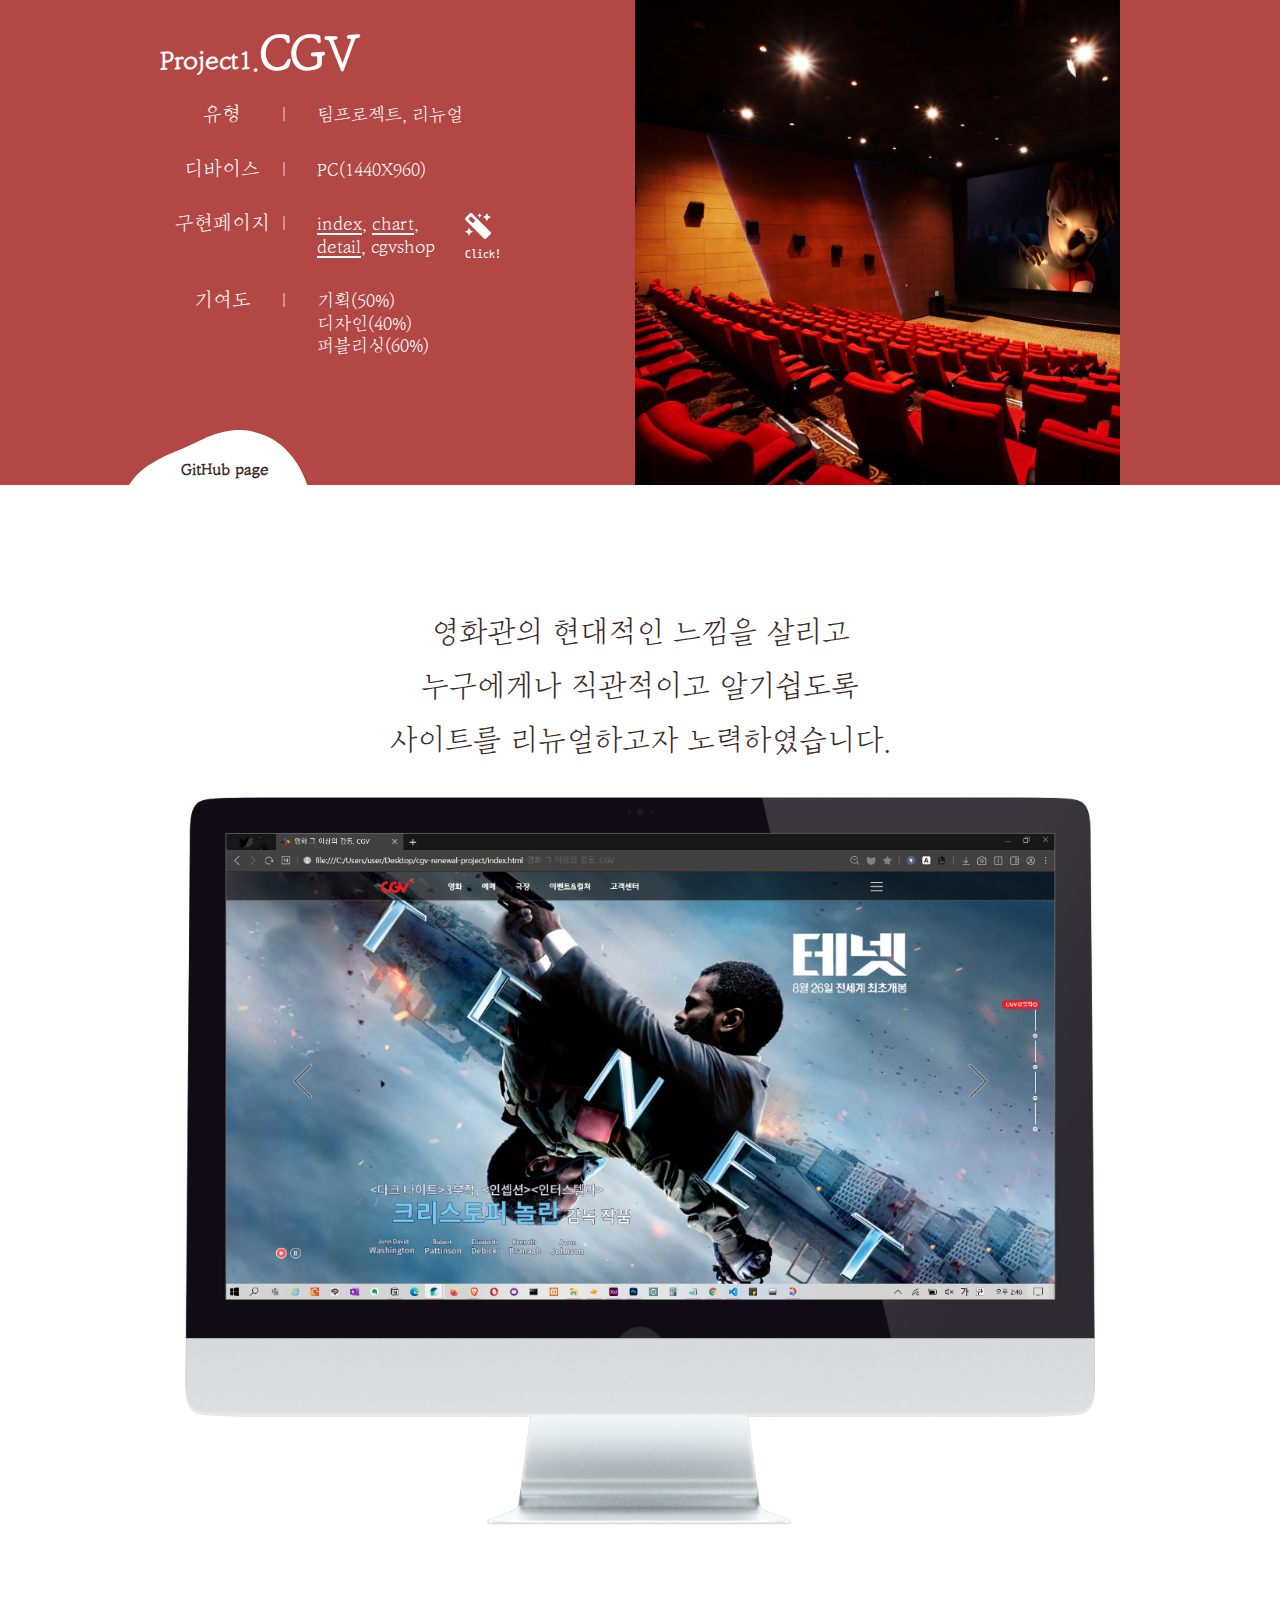
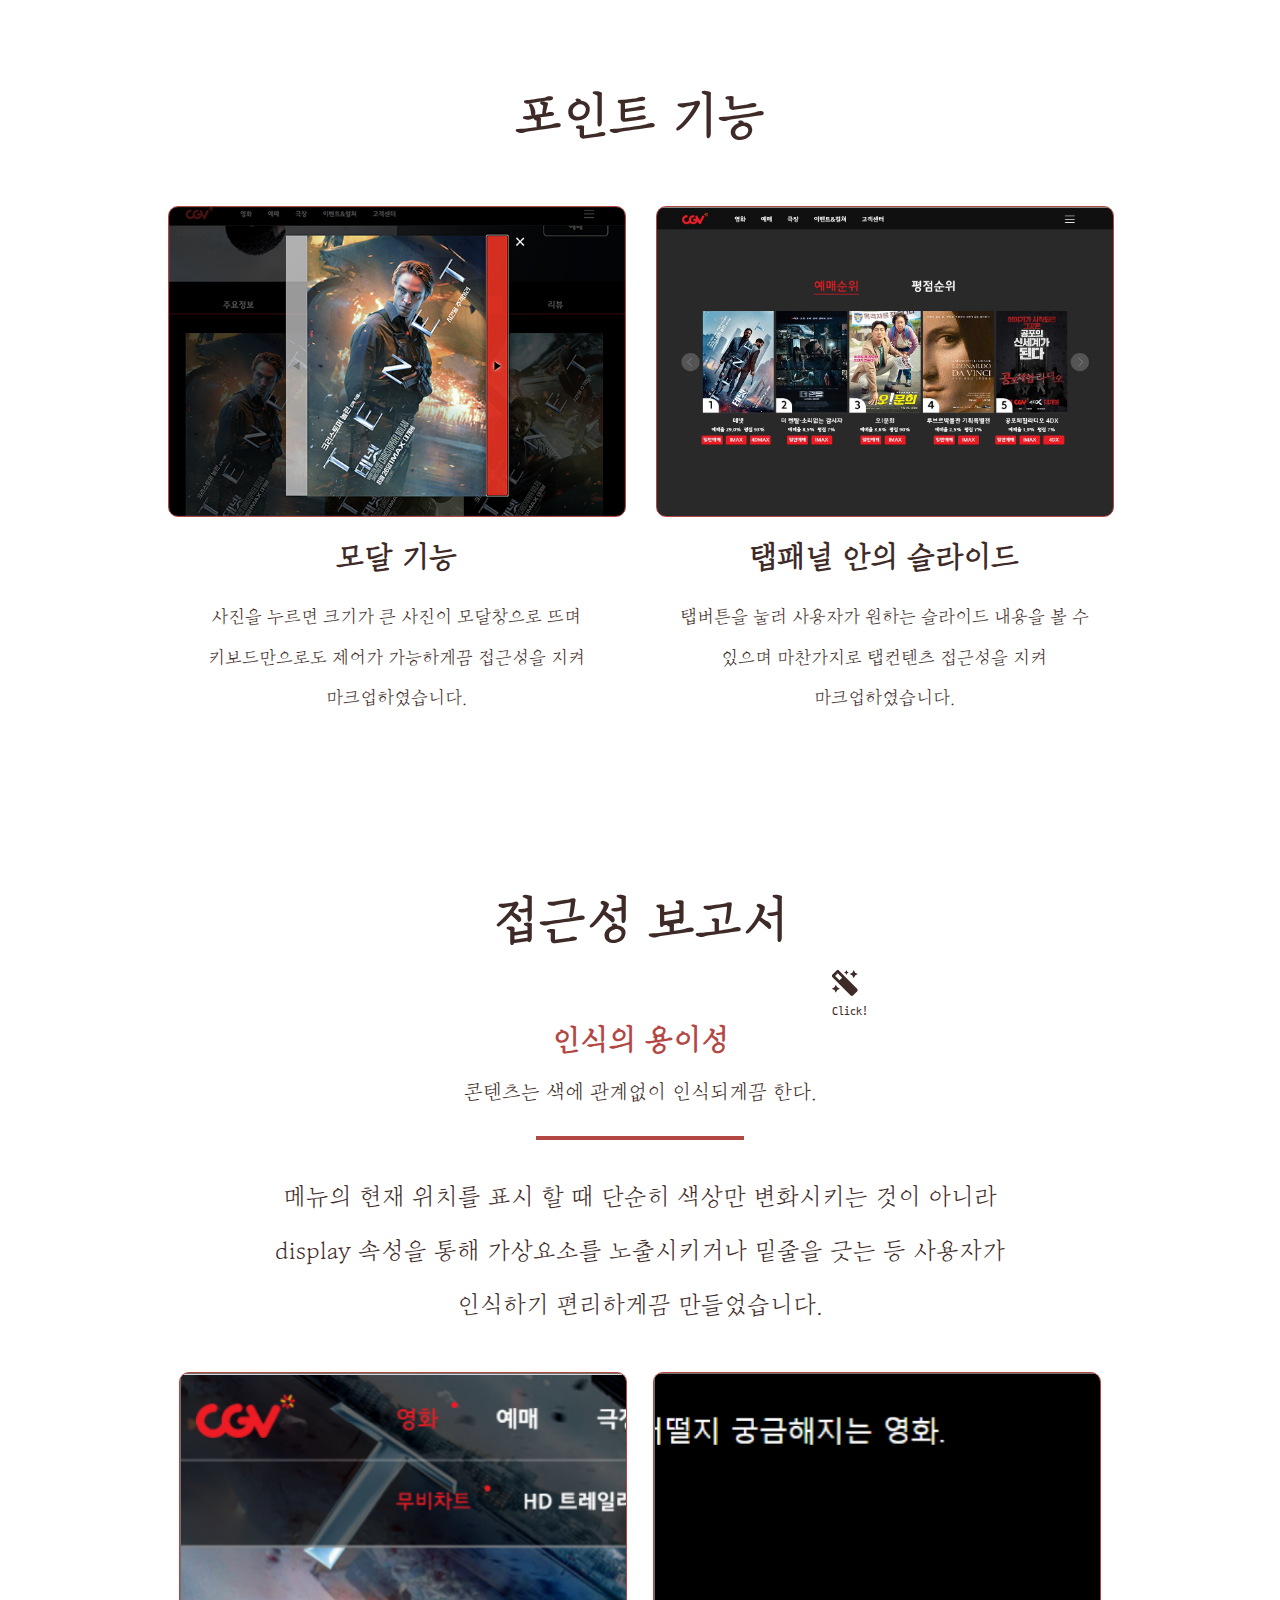
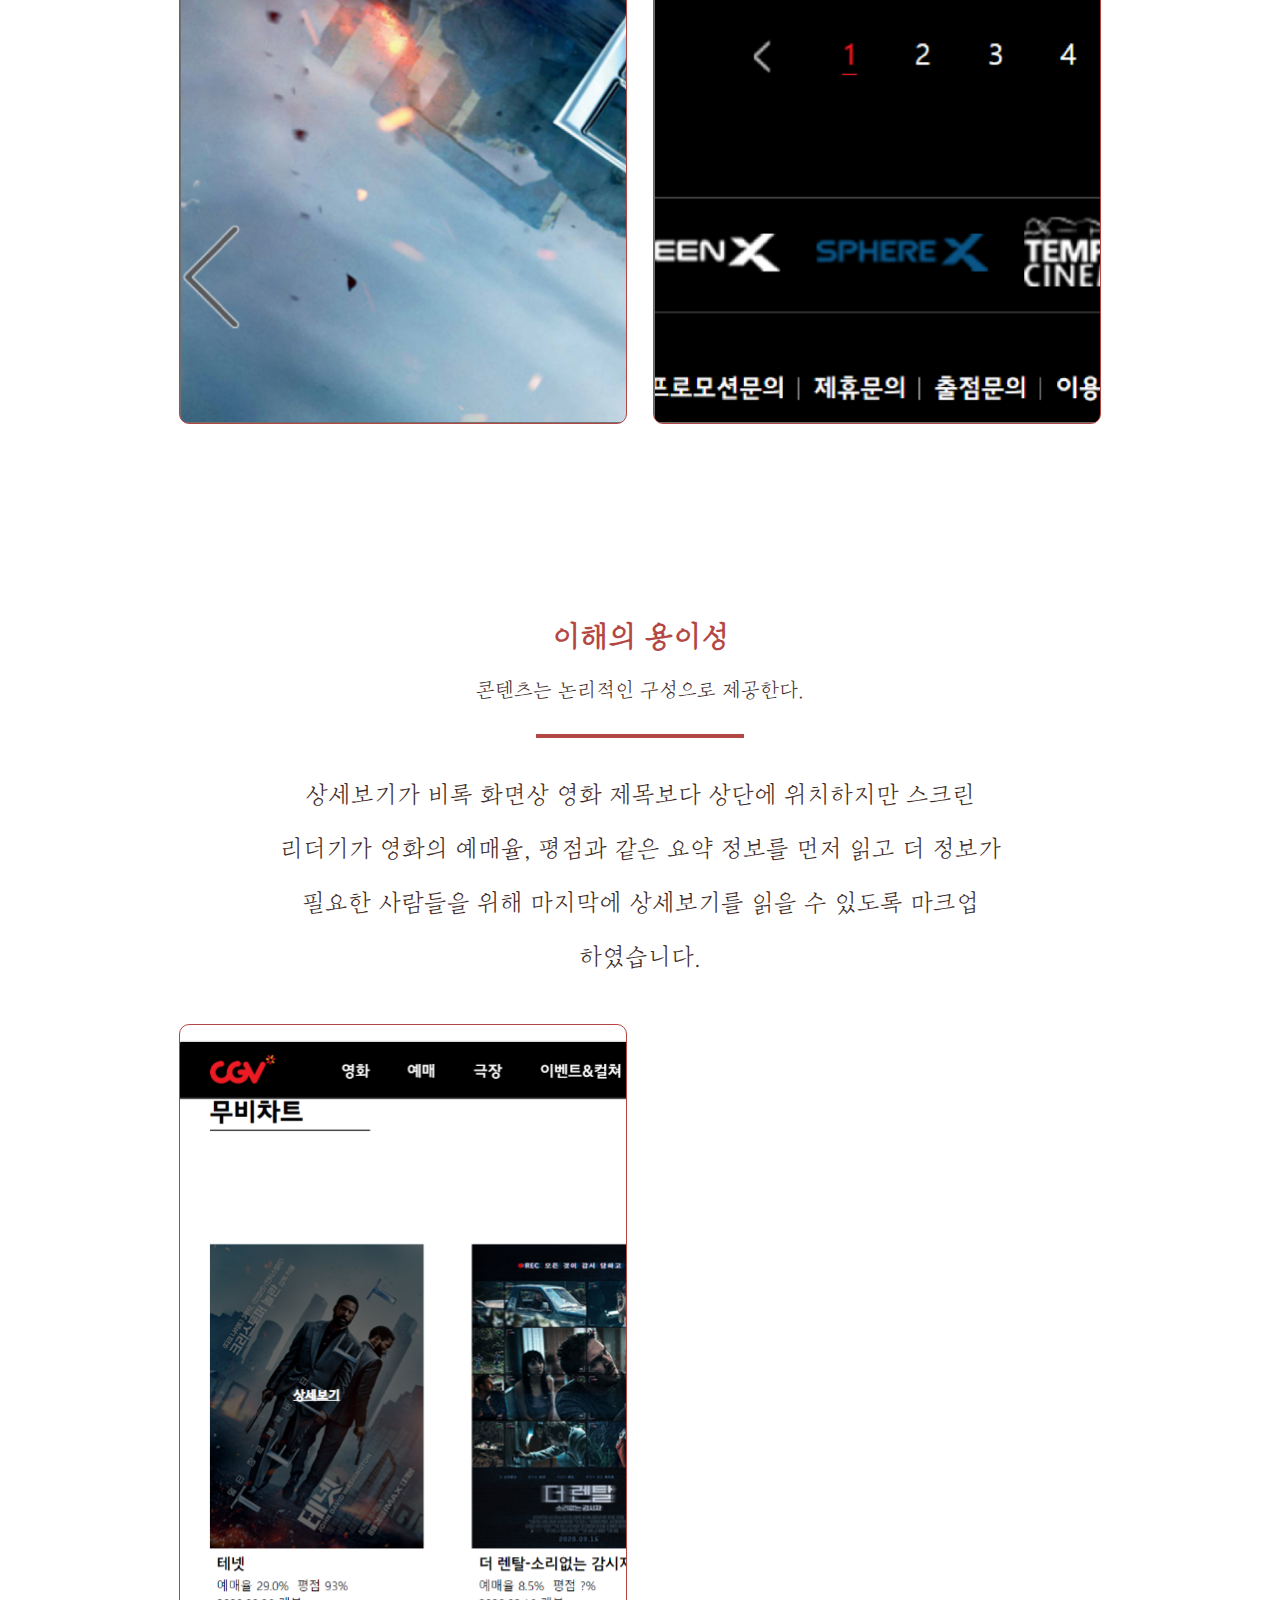
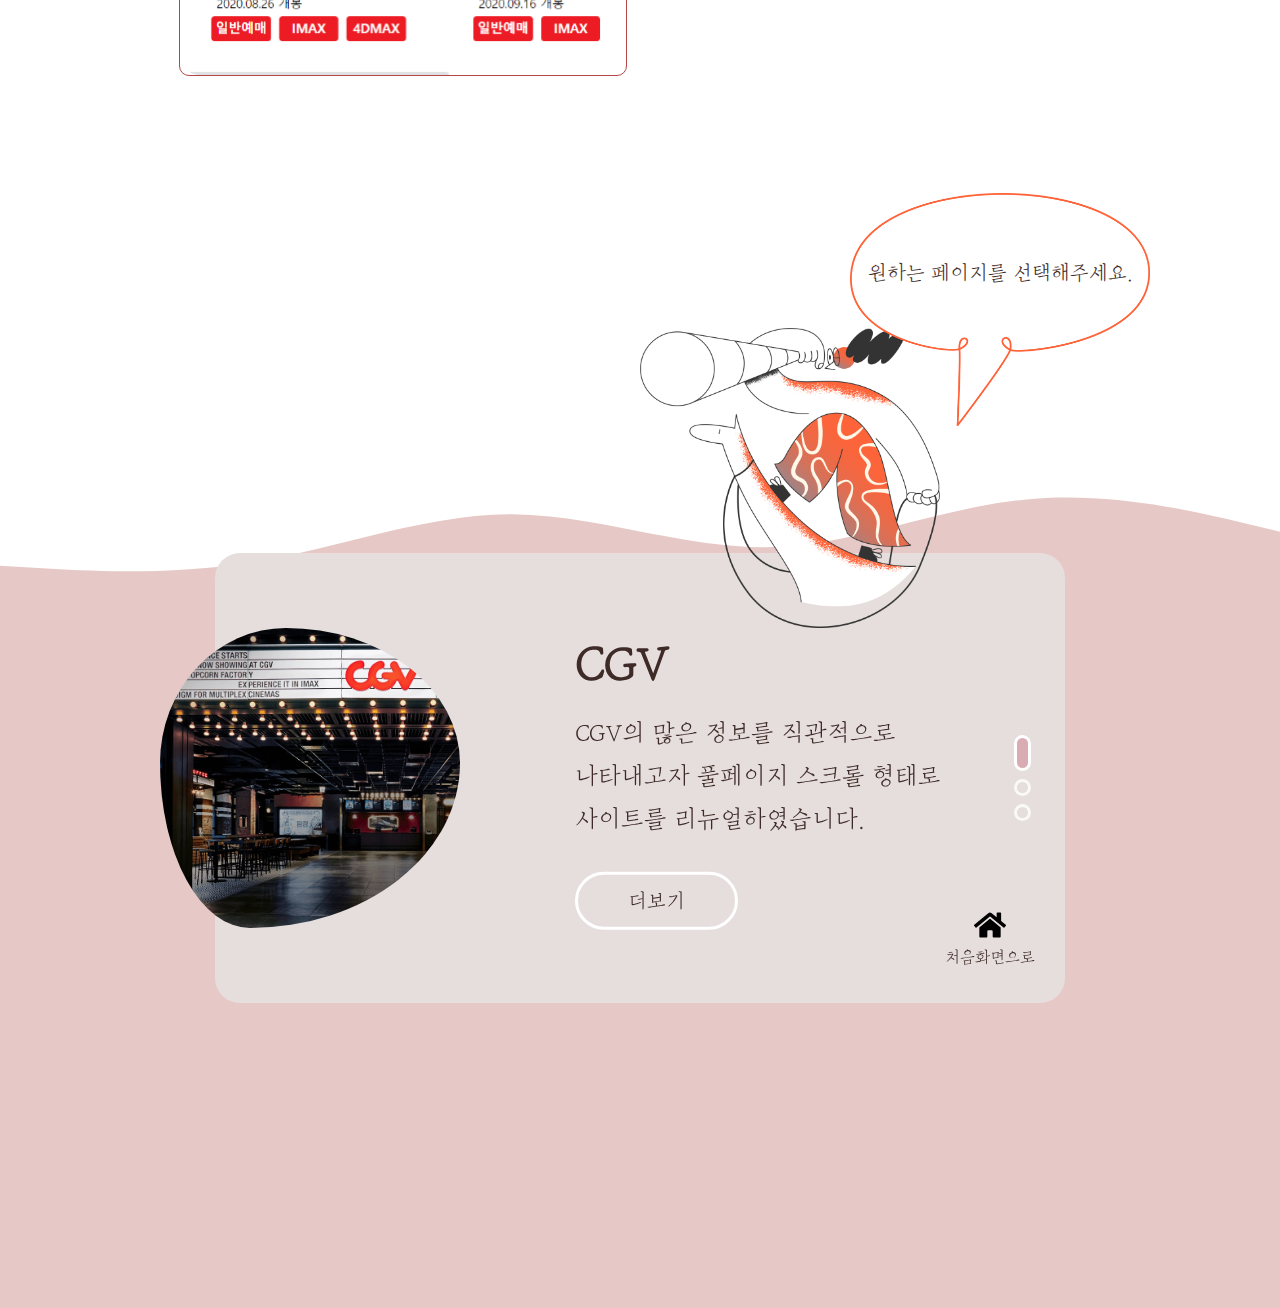
<file: project/project-cgv.html>
<!DOCTYPE html>
<html lang="ko">

<head>
  <meta charset="utf-8">
  <meta name="viewport" content="width=device-width, initial-scale=1.0">
  <title>CGV 리뉴얼 프로젝트-연지의 포트폴리오</title>
  <link rel="shortcut icon" href="../assets/images/main/favicon-portfolio.ico">
	<link rel="icon" href="../assets/images/main/favicon-portfolio.ico">
  <link rel="apple-touch-icon" href="../assets/images/main/ios-portfolio.png">
	<link rel="mask-icon" href="../assets/images/main/logo-portfolio.svg" color="#d9abb3">
  <link rel="stylesheet" href="../assets/css/swiper-bundle.css">
  <link rel="stylesheet" href="../assets/css/common.css">
  <link rel="stylesheet" href="../assets/css/style.css">
  <script src="../assets/js/jquery-1.12.4.min.js"></script>
  <script src="../assets/js/swiper.min.js"></script>
  <script src="../assets/js/anime.3.0.0-alpha.js"></script>
  <script src="../assets/js/project.js"></script>
</head>

<body>
  <section id="cgv-info" class="project-info">
    <div class="summary-info">
      <div class="max1400">
        <div class="txt-area">
          <h1 class="blind-b">CGV페이지 요약 소개</h1>
          <h2>Project1.<span>CGV</span></h2>
          <ul>
            <li class="clearfix">
              <span class="sum-title">유형</span>
              <p class="sum-info">
                팀프로젝트, 리뉴얼
              </p>
            </li>
            <li class="clearfix">
              <span class="sum-title">디바이스</span>
              <p class="sum-info">
                PC(1440X960)
              </p>
            </li>
            <li class="clearfix">
              <span class="sum-title">구현페이지 </span>
              <p class="sum-info">
                <a href="https://qp-yeonji-kim.github.io/1stProject_RenewalSite_CGV/" target="_blank">index</a>, <a
                  href="https://qp-yeonji-kim.github.io/1stProject_RenewalSite_CGV/movie/chart.html"
                  target="_blank">chart</a>,<br><a
                  href="https://qp-yeonji-kim.github.io/1stProject_RenewalSite_CGV/movie/movie.info/detail.html"
                  target="_blank">detail</a>, cgvshop
              </p>
              <div class="tooltip">
                <svg aria-hidden="true" focusable="false" data-prefix="fas" data-icon="magic"
                  class="svg-inline--fa fa-magic fa-w-16" role="img" xmlns="http://www.w3.org/2000/svg"
                  viewBox="0 0 512 512">
                  <path
                    d="M224 96l16-32 32-16-32-16-16-32-16 32-32 16 32 16 16 32zM80 160l26.66-53.33L160 80l-53.34-26.67L80 0 53.34 53.33 0 80l53.34 26.67L80 160zm352 128l-26.66 53.33L352 368l53.34 26.67L432 448l26.66-53.33L512 368l-53.34-26.67L432 288zm70.62-193.77L417.77 9.38C411.53 3.12 403.34 0 395.15 0c-8.19 0-16.38 3.12-22.63 9.38L9.38 372.52c-12.5 12.5-12.5 32.76 0 45.25l84.85 84.85c6.25 6.25 14.44 9.37 22.62 9.37 8.19 0 16.38-3.12 22.63-9.37l363.14-363.15c12.5-12.48 12.5-32.75 0-45.24zM359.45 203.46l-50.91-50.91 86.6-86.6 50.91 50.91-86.6 86.6z">
                  </path>
                </svg>
                <p>Click!</p>
              </div>
            </li>
            <li class="clearfix">
              <span class="sum-title">기여도</span>
              <p class="sum-info">
                기획(50%)<br>디자인(40%)<br>퍼블리싱(60%)
              </p>
            </li>
          </ul>
          <a class="github-detail" href="https://github.com/qp-yeonji-kim/1stProject_RenewalSite_CGV"
            target="blank"><span class="blind-b">사이트 이동하기</span>GitHub page</a>
        </div>
        <div class="pic-area"></div>
      </div>
    </div>
    <div class="core-info max1400">
      <h1 class="blind-b">CGV페이지 주요 내용 소개</h1>
      <p>영화관의 현대적인 느낌을 살리고<br>
        누구에게나 직관적이고 알기쉽도록<br>
        사이트를 리뉴얼하고자 노력하였습니다.</p>
      <div class="device-pc"></div>
      <h2>포인트 기능</h2>
      <ul class="point clearfix">
        <li>
          <div class="core-pic"></div>
          <strong>모달 기능</strong>
          <p class="core-txt">사진을 누르면 크기가 큰 사진이 모달창으로 뜨며 키보드만으로도 제어가 가능하게끔 접근성을 지켜 마크업하였습니다.</p>
        </li>
        <li>
          <div class="core-pic"></div>
          <strong>탭패널 안의 슬라이드</strong>
          <p class="core-txt">탭버튼을 눌러 사용자가 원하는 슬라이드 내용을 볼 수 있으며 마찬가지로 탭컨텐츠 접근성을 지켜 마크업하였습니다.</p>
        </li>
      </ul>
      <h2>접근성 보고서</h2>
      <div class="tooltip">
        <svg aria-hidden="true" focusable="false" data-prefix="fas" data-icon="magic"
          class="svg-inline--fa fa-magic fa-w-16" role="img" xmlns="http://www.w3.org/2000/svg" viewBox="0 0 512 512">
          <path
            d="M224 96l16-32 32-16-32-16-16-32-16 32-32 16 32 16 16 32zM80 160l26.66-53.33L160 80l-53.34-26.67L80 0 53.34 53.33 0 80l53.34 26.67L80 160zm352 128l-26.66 53.33L352 368l53.34 26.67L432 448l26.66-53.33L512 368l-53.34-26.67L432 288zm70.62-193.77L417.77 9.38C411.53 3.12 403.34 0 395.15 0c-8.19 0-16.38 3.12-22.63 9.38L9.38 372.52c-12.5 12.5-12.5 32.76 0 45.25l84.85 84.85c6.25 6.25 14.44 9.37 22.62 9.37 8.19 0 16.38-3.12 22.63-9.37l363.14-363.15c12.5-12.48 12.5-32.75 0-45.24zM359.45 203.46l-50.91-50.91 86.6-86.6 50.91 50.91-86.6 86.6z">
          </path>
        </svg>
        <p>Click!</p>
      </div>
      <ul class="report clearfix">
        <li class="clearfix">
          <div class="site-a11y">
            <strong>인식의 용이성</strong>
            <p>콘텐츠는 색에 관계없이 인식되게끔 한다.</p>
            <p>
              메뉴의 현재 위치를 표시 할 때 단순히
              색상만 변화시키는 것이 아니라 display
              속성을 통해 가상요소를 노출시키거나
              밑줄을 긋는 등 사용자가 인식하기
              편리하게끔 만들었습니다.</p>
          </div>
          <div class="site-pic"></div>
          <div class="site-pic"></div>
        </li>
        <li class="clearfix">
          <div class="site-a11y">
            <strong>이해의 용이성</strong>
            <p>콘텐츠는 논리적인 구성으로 제공한다.</p>
            <p>
              상세보기가 비록 화면상 영화 제목보다
              상단에 위치하지만 스크린 리더기가 영화의
              예매율, 평점과 같은 요약 정보를 먼저 읽고
              더 정보가 필요한 사람들을 위해 마지막에
              상세보기를 읽을 수 있도록 마크업
              하였습니다.
            </p>
          </div>
          <div class="site-pic"></div>
          <div class="site-code">
            <script src="https://gist.github.com/qp-yeonji-kim/02d5fbb8a56f00e25137af9dba77fc2a.js"></script>
          </div>
        </li>
      </ul>
    </div>
    <div id="project-project">
      <svg id="morph-wave" xmlns="http://www.w3.org/2000/svg" viewBox="0 0 1440 320">
        <path class="wave" fill-opacity="1"
          d="M0,160L48,181.3C96,203,192,245,288,229.3C384,213,480,139,576,106.7C672,75,768,85,864,106.7C960,128,1056,160,1152,192C1248,224,1344,256,1392,272L1440,288L1440,320L1392,320C1344,320,1248,320,1152,320C1056,320,960,320,864,320C768,320,672,320,576,320C480,320,384,320,288,320C192,320,96,320,48,320L0,320Z">
        </path>
      </svg>
      <div class="swiper-container project-slide">
        <div class="swiper-wrapper">
          <div class="swiper-slide">
            <div class="slide-image">
              <img src="../assets/images/project/thumb-cgv1.png" alt="cgv 극장의 모습">
            </div>
            <div class="slide-text">
              <strong>CGV</strong>
              <p>CGV의 많은 정보를 직관적으로 나타내고자 풀페이지 스크롤 형태로 사이트를 리뉴얼하였습니다.</p>
              <a href="https://qp-yeonji-kim.github.io/portfolio_2021/project/project-cgv.html">더보기</a>
            </div>
          </div>
          <div class="swiper-slide">
            <div class="slide-image">
              <img src="../assets/images/project/thumb-tab1.png" alt="타블렛을 이용하고 있는 사람">
            </div>
            <div class="slide-text">
              <strong>TAB TAP</strong>
              <p>대여서비스를 더 간편하게 이용할 수 있도록 모바일 규격에 맞춰 제작한 사이트입니다.</p>
              <a href="https://qp-yeonji-kim.github.io/portfolio_2021/project/project-tabtap.html">더보기</a>
            </div>
          </div>
          <div class="swiper-slide">
            <div class="slide-image">
              <img src="../assets/images/project/thumb-gs1.png" alt="GS칼텍스의 외관모습">
            </div>
            <div class="slide-text">
              <strong>GS</strong>
              <p>GS에 대한 정보를 짜임새에 맞게 재구성한 반응형 사이트입니다.</p>
              <a href="https://qp-yeonji-kim.github.io/portfolio_2021/project/project-gs.html">더보기</a>
            </div>
          </div>
        </div>
        <div class="swiper-pagination"></div>
        <div></div>
        <div class="announce"></div>
        <a class="project-main" href="https://qp-yeonji-kim.github.io/portfolio_2021/index.html">
          <img src="../assets/images/project/home.svg" alt="">
          <span>처음화면으로</span>
        </a>
      </div>
    </div>
  </section>
</body>

</html>
</file>
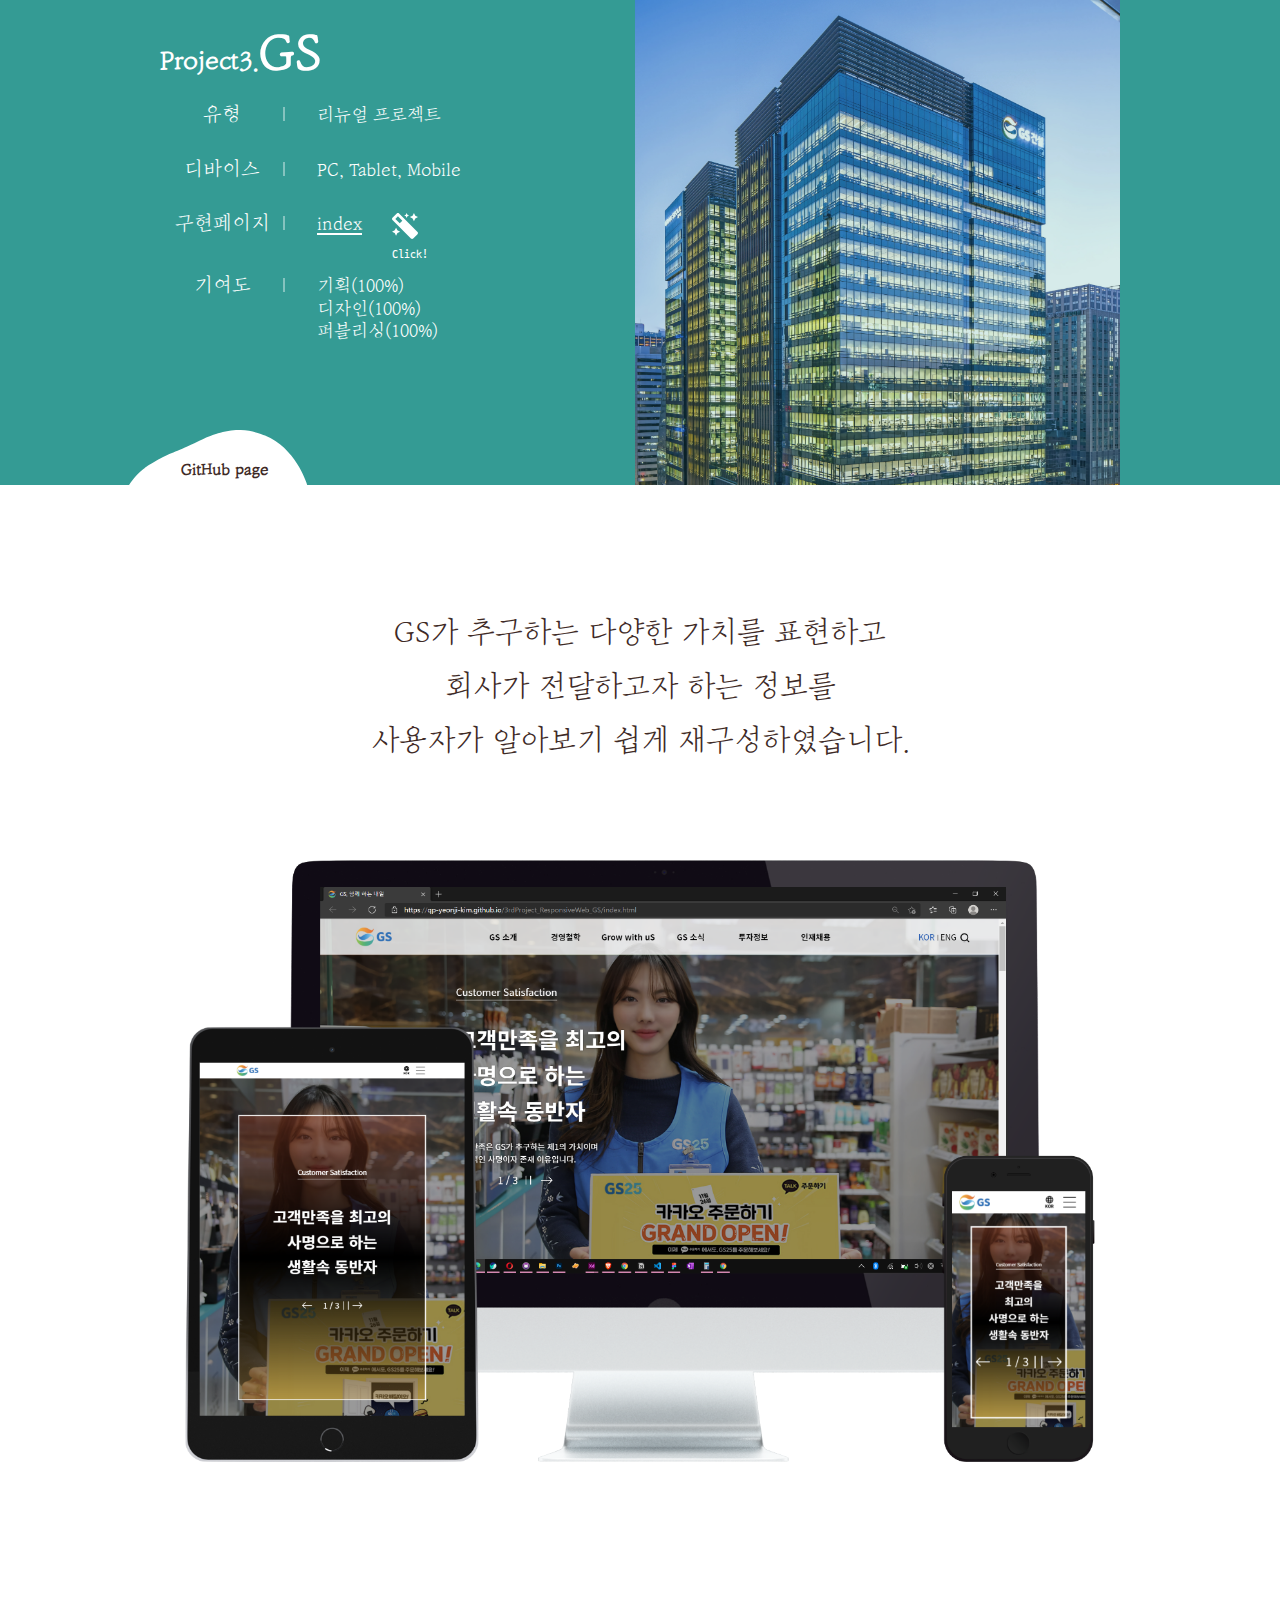
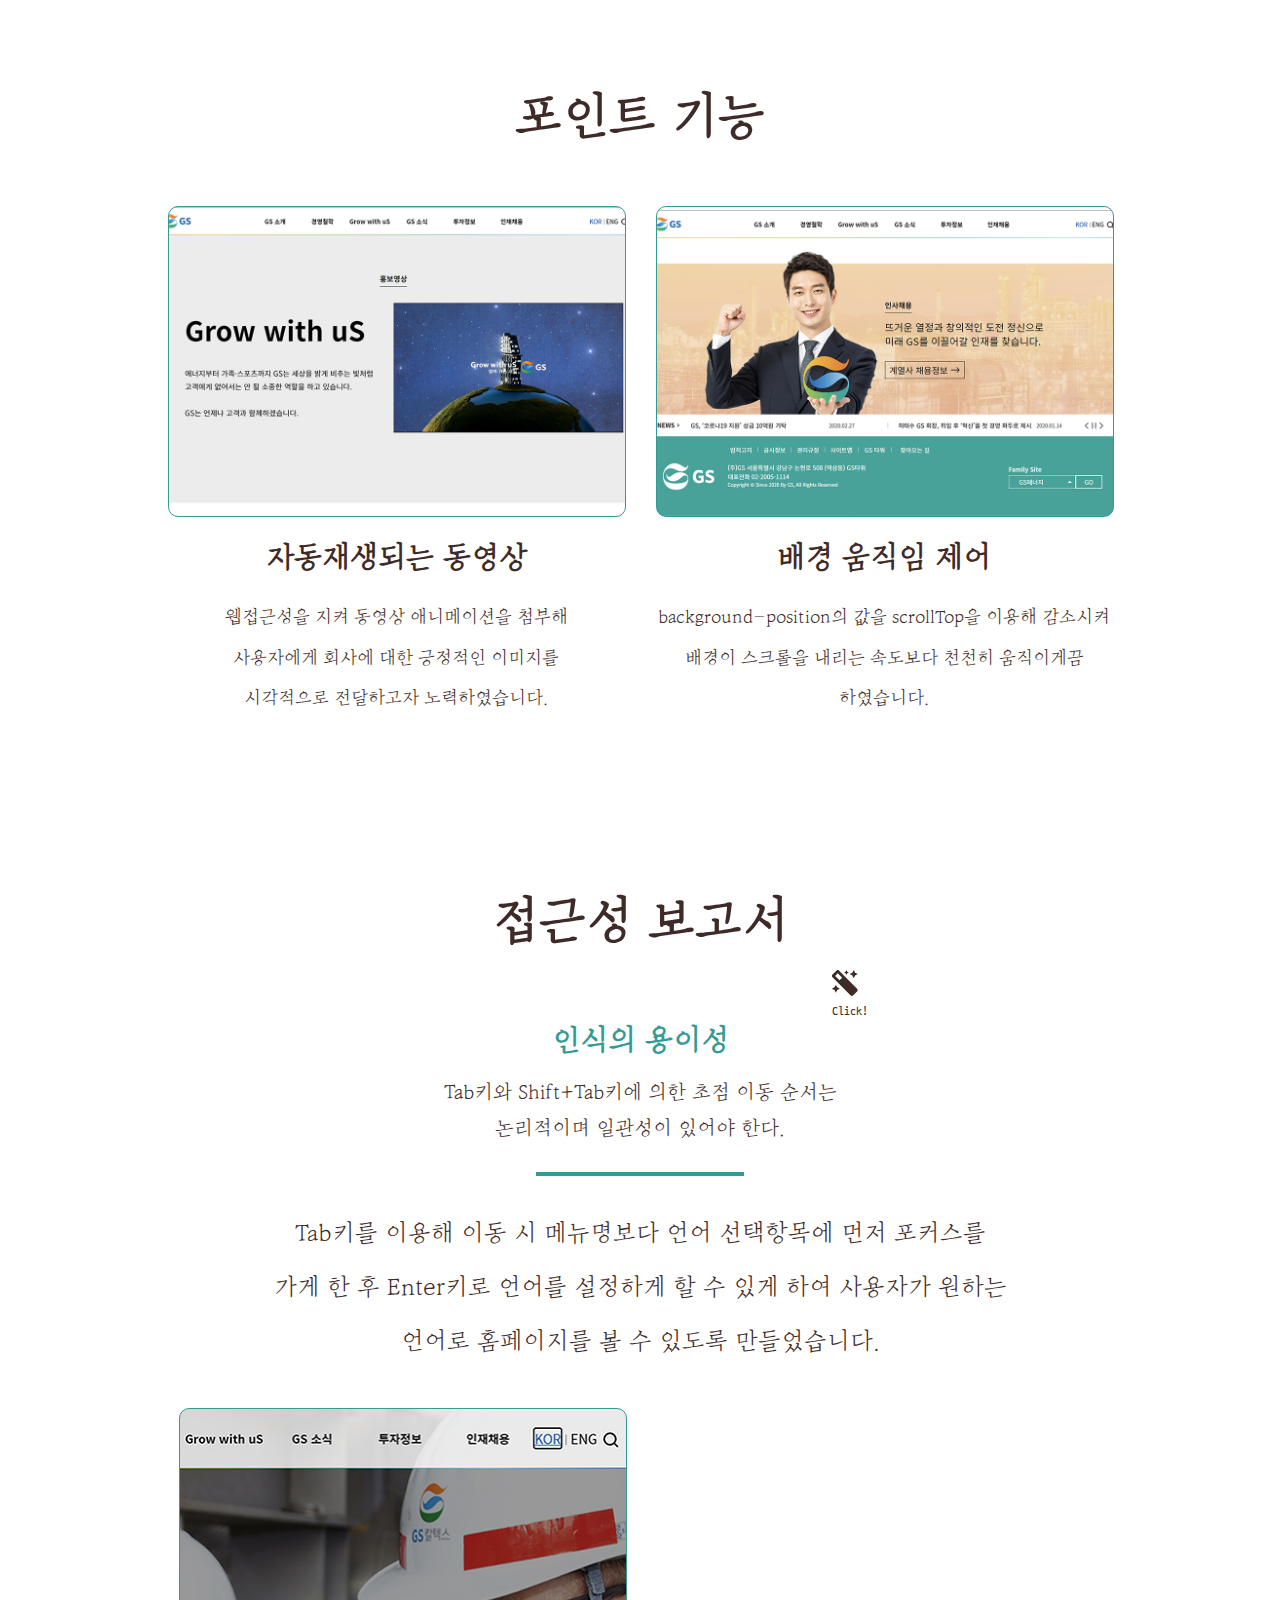
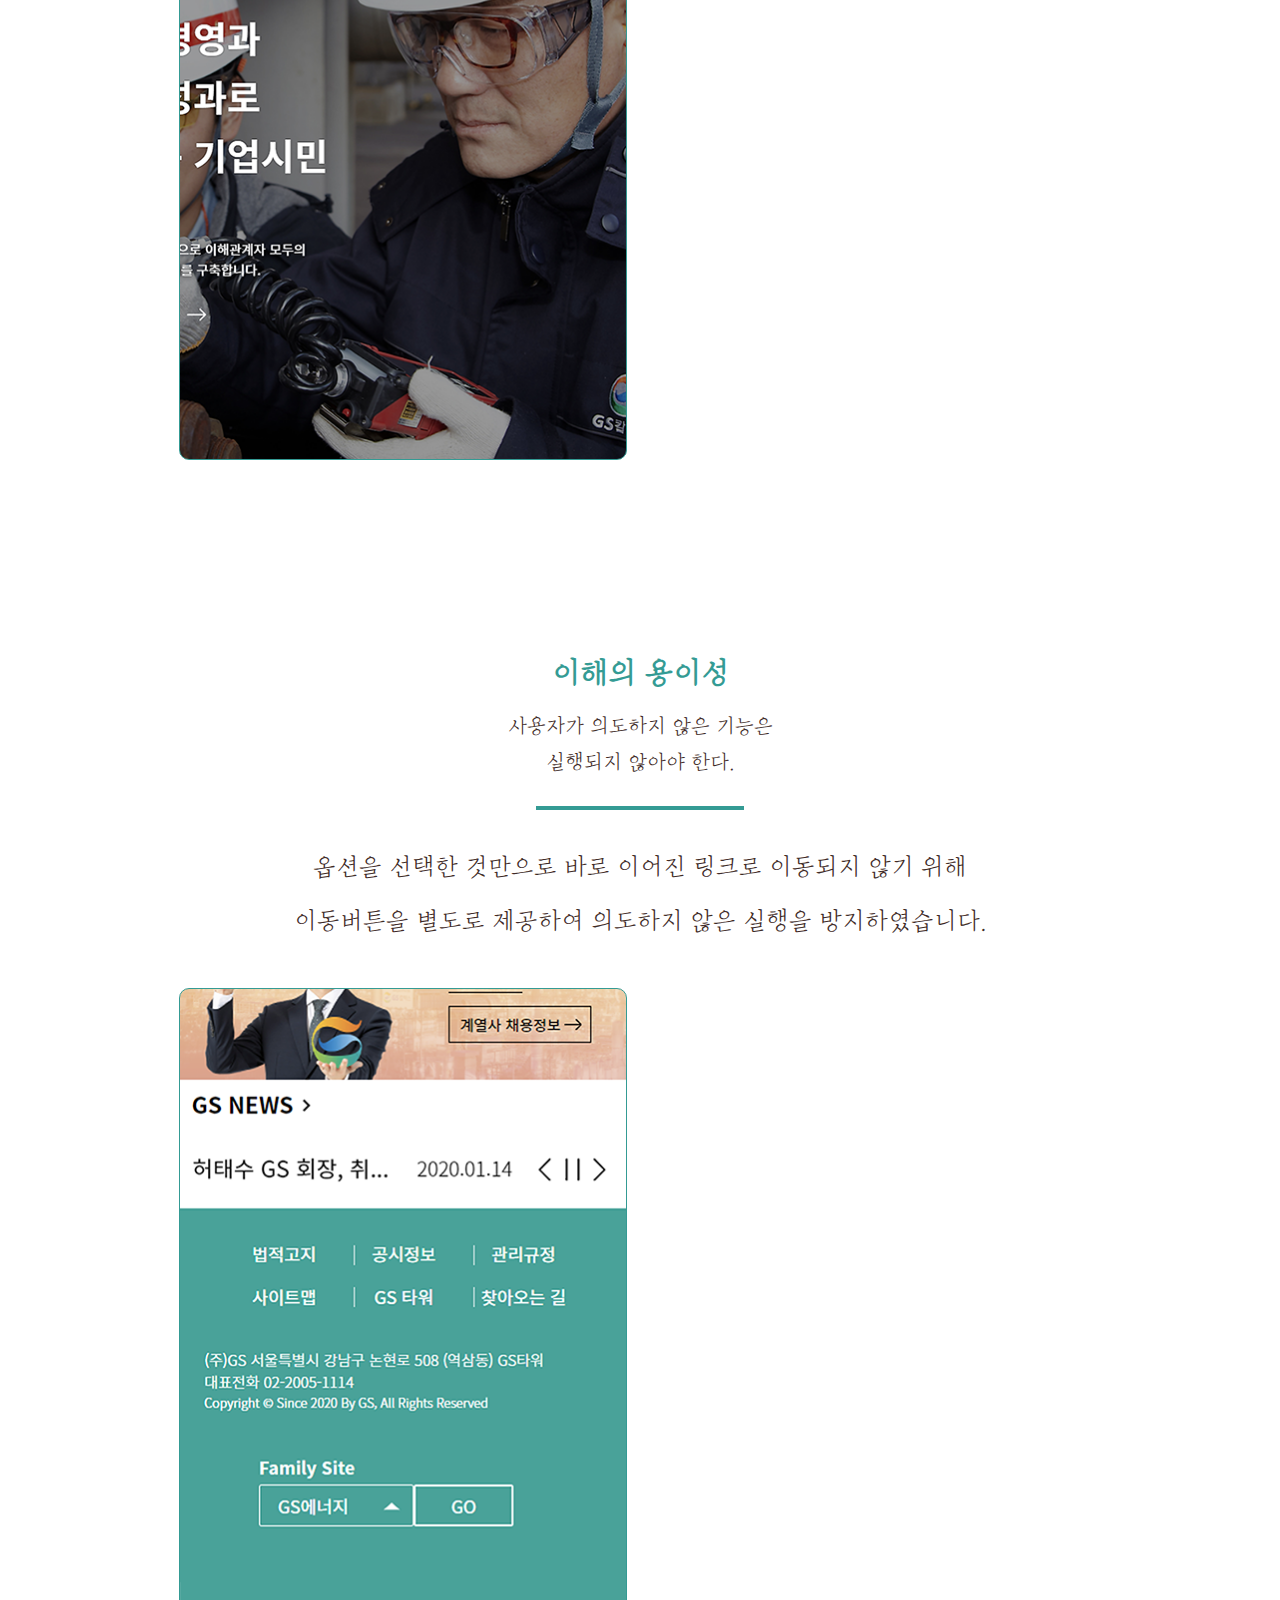
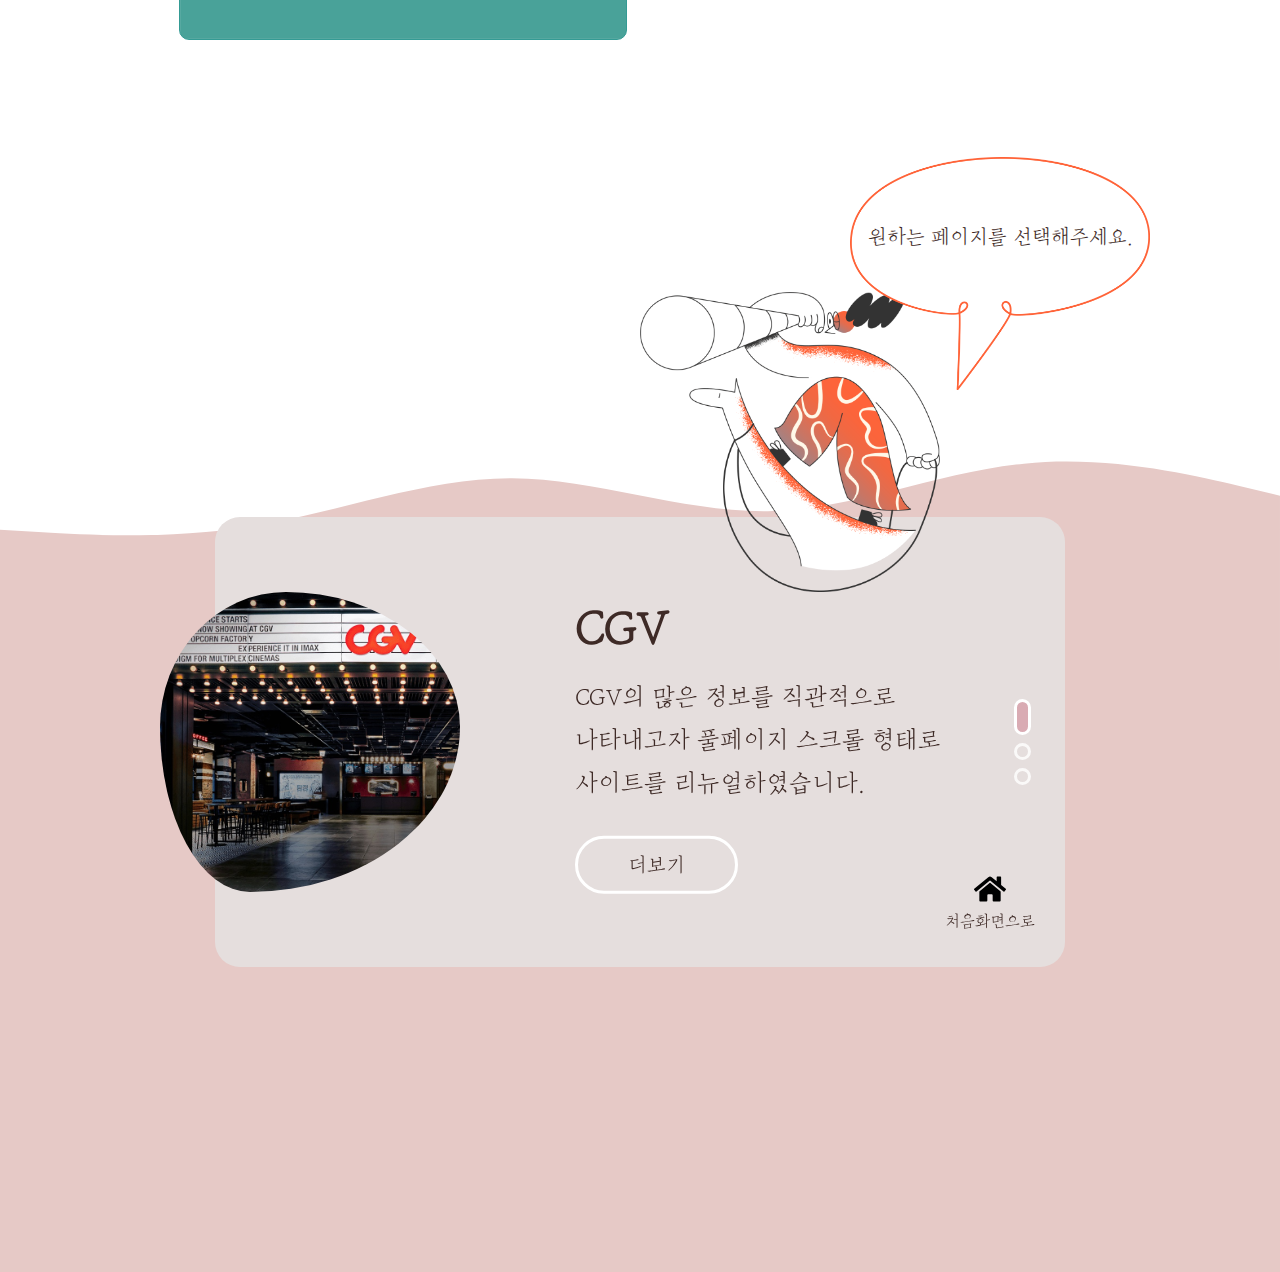
<file: project/project-gs.html>
<!DOCTYPE html>
<html lang="ko">

<head>
  <meta charset="utf-8">
  <meta name="viewport" content="width=device-width, initial-scale=1.0">
  <title>GS 리뉴얼 프로젝트-연지의 포트폴리오</title>
  <link rel="shortcut icon" href="../assets/images/main/favicon-portfolio.ico">
	<link rel="icon" href="../assets/images/main/favicon-portfolio.ico">
  <link rel="apple-touch-icon" href="../assets/images/main/ios-portfolio.png">
	<link rel="mask-icon" href="../assets/images/main/logo-portfolio.svg" color="#d9abb3">
  <link rel="stylesheet" href="../assets/css/swiper-bundle.css">
  <link rel="stylesheet" href="../assets/css/common.css">
  <link rel="stylesheet" href="../assets/css/style.css">
  <script src="../assets/js/jquery-1.12.4.min.js"></script>
  <script src="../assets/js/swiper.min.js"></script>
  <script src="../assets/js/anime.3.0.0-alpha.js"></script>
  <script src="../assets/js/project.js"></script>
</head>

<body>
  <section id="gs-info" class="project-info">
    <div class="summary-info">
      <div class="max1400">
        <div class="txt-area">
          <h1 class="blind-b">GS페이지 요약 소개</h1>
          <h2>Project3.<span>GS</span></h2>
          <ul>
            <li class="clearfix">
              <span class="sum-title">유형</span>
              <p class="sum-info">
                리뉴얼 프로젝트
              </p>
            </li>
            <li class="clearfix">
              <span class="sum-title">디바이스</span>
              <p class="sum-info">
                PC, Tablet, Mobile
              </p>
            </li>
            <li class="clearfix">
              <span class="sum-title">구현페이지 </span>
              <p class="sum-info">
                <a href="https://qp-yeonji-kim.github.io/3rdProject_ResponsiveWeb_GS/index.html"
                  target="_blank">index</a>
              </p>
              <div class="tooltip">
                <svg aria-hidden="true" focusable="false" data-prefix="fas" data-icon="magic"
                  class="svg-inline--fa fa-magic fa-w-16" role="img" xmlns="http://www.w3.org/2000/svg"
                  viewBox="0 0 512 512">
                  <path
                    d="M224 96l16-32 32-16-32-16-16-32-16 32-32 16 32 16 16 32zM80 160l26.66-53.33L160 80l-53.34-26.67L80 0 53.34 53.33 0 80l53.34 26.67L80 160zm352 128l-26.66 53.33L352 368l53.34 26.67L432 448l26.66-53.33L512 368l-53.34-26.67L432 288zm70.62-193.77L417.77 9.38C411.53 3.12 403.34 0 395.15 0c-8.19 0-16.38 3.12-22.63 9.38L9.38 372.52c-12.5 12.5-12.5 32.76 0 45.25l84.85 84.85c6.25 6.25 14.44 9.37 22.62 9.37 8.19 0 16.38-3.12 22.63-9.37l363.14-363.15c12.5-12.48 12.5-32.75 0-45.24zM359.45 203.46l-50.91-50.91 86.6-86.6 50.91 50.91-86.6 86.6z">
                  </path>
                </svg>
                <p>Click!</p>
              </div>
            </li>
            <li class="clearfix">
              <span class="sum-title">기여도</span>
              <p class="sum-info">
                기획(100%)<br>디자인(100%)<br>퍼블리싱(100%)
              </p>
            </li>
          </ul>
          <a class="github-detail" href="https://github.com/qp-yeonji-kim/3rdProject_ResponsiveWeb_GS"
            target="blank"><span class="blind-b">사이트 이동하기</span>GitHub page</a>
        </div>
        <div class="pic-area"></div>
      </div>
    </div>
    <div class="core-info max1400">
      <h1 class="blind-b">GS페이지 주요 내용 소개</h1>
      <p>GS가 추구하는 다양한 가치를 표현하고<br>
        회사가 전달하고자 하는 정보를<br>
        사용자가 알아보기 쉽게 재구성하였습니다.</p>
      <div class="device-pc"></div>
      <h2>포인트 기능</h2>
      <ul class="point clearfix">
        <li>
          <div class="core-pic"></div>
          <strong>자동재생되는 동영상</strong>
          <p class="core-txt">웹접근성을 지켜 동영상 애니메이션을 첨부해<br>
            사용자에게 회사에 대한 긍정적인 이미지를<br>
            시각적으로 전달하고자 노력하였습니다.
          </p>
        </li>
        <li>
          <div class="core-pic"></div>
          <strong>배경 움직임 제어</strong>
          <p class="core-txt">background-position의 값을 scrollTop을 이용해 감소시켜 배경이 스크롤을 내리는 속도보다 천천히 움직이게끔 하였습니다.</p>
        </li>
      </ul>
      <h2>접근성 보고서</h2>
      <div class="tooltip">
        <svg aria-hidden="true" focusable="false" data-prefix="fas" data-icon="magic"
          class="svg-inline--fa fa-magic fa-w-16" role="img" xmlns="http://www.w3.org/2000/svg" viewBox="0 0 512 512">
          <path
            d="M224 96l16-32 32-16-32-16-16-32-16 32-32 16 32 16 16 32zM80 160l26.66-53.33L160 80l-53.34-26.67L80 0 53.34 53.33 0 80l53.34 26.67L80 160zm352 128l-26.66 53.33L352 368l53.34 26.67L432 448l26.66-53.33L512 368l-53.34-26.67L432 288zm70.62-193.77L417.77 9.38C411.53 3.12 403.34 0 395.15 0c-8.19 0-16.38 3.12-22.63 9.38L9.38 372.52c-12.5 12.5-12.5 32.76 0 45.25l84.85 84.85c6.25 6.25 14.44 9.37 22.62 9.37 8.19 0 16.38-3.12 22.63-9.37l363.14-363.15c12.5-12.48 12.5-32.75 0-45.24zM359.45 203.46l-50.91-50.91 86.6-86.6 50.91 50.91-86.6 86.6z">
          </path>
        </svg>
        <p>Click!</p>
      </div>
      <ul class="report clearfix">
        <li class="clearfix">
          <div class="site-a11y">
            <strong>인식의 용이성</strong>
            <p>Tab키와 Shift+Tab키에 의한 초점 이동 순서는<br>
              논리적이며 일관성이 있어야 한다.</p>
            <p>
              Tab키를 이용해 이동 시 메뉴명보다 언어 선택항목에 먼저 포커스를 가게 한 후 Enter키로 언어를 설정하게 할 수 있게 하여 사용자가 원하는 언어로 홈페이지를 볼 수 있도록
              만들었습니다.
            </p>
          </div>
          <div class="site-pic"></div>
          <div class="site-code">
            <script src="https://gist.github.com/qp-yeonji-kim/d2fb545f552c2829c8d325b0beebeb28.js"></script>
          </div>
        </li>
        <li class="clearfix">
          <div class="site-a11y">
            <strong>이해의 용이성</strong>
            <p>사용자가 의도하지 않은 기능은<br>
              실행되지 않아야 한다.</p>
            <p>
              옵션을 선택한 것만으로 바로 이어진 링크로 이동되지 않기 위해 이동버튼을 별도로 제공하여 의도하지 않은 실행을 방지하였습니다.
            </p>
          </div>
          <div class="site-pic"></div>
          <div class="site-code">
            <script src="https://gist.github.com/qp-yeonji-kim/713338a1d4af2b752915e021ef4b198e.js"></script>
          </div>
        </li>
      </ul>
    </div>
    <div id="project-project">
      <svg id="morph-wave" xmlns="http://www.w3.org/2000/svg" viewBox="0 0 1440 320">
        <path class="wave" fill-opacity="1"
          d="M0,160L48,181.3C96,203,192,245,288,229.3C384,213,480,139,576,106.7C672,75,768,85,864,106.7C960,128,1056,160,1152,192C1248,224,1344,256,1392,272L1440,288L1440,320L1392,320C1344,320,1248,320,1152,320C1056,320,960,320,864,320C768,320,672,320,576,320C480,320,384,320,288,320C192,320,96,320,48,320L0,320Z">
        </path>
      </svg>
      <div class="swiper-container project-slide">
        <div class="swiper-wrapper">
          <div class="swiper-slide">
            <div class="slide-image">
              <img src="../assets/images/project/thumb-cgv1.png" alt="cgv 극장의 모습">
            </div>
            <div class="slide-text">
              <strong>CGV</strong>
              <p>CGV의 많은 정보를 직관적으로 나타내고자 풀페이지 스크롤 형태로 사이트를 리뉴얼하였습니다.</p>
              <a href="https://qp-yeonji-kim.github.io/portfolio_2021/project/project-cgv.html">더보기</a>
            </div>
          </div>
          <div class="swiper-slide">
            <div class="slide-image">
              <img src="../assets/images/project/thumb-tab1.png" alt="타블렛을 이용하고 있는 사람">
            </div>
            <div class="slide-text">
              <strong>TAB TAP</strong>
              <p>대여서비스를 더 간편하게 이용할 수 있도록 모바일 규격에 맞춰 제작한 사이트입니다.</p>
              <a href="https://qp-yeonji-kim.github.io/portfolio_2021/project/project-tabtap.html">더보기</a>
            </div>
          </div>
          <div class="swiper-slide">
            <div class="slide-image">
              <img src="../assets/images/project/thumb-gs1.png" alt="GS칼텍스의 외관모습">
            </div>
            <div class="slide-text">
              <strong>GS</strong>
              <p>GS에 대한 정보를 짜임새에 맞게 재구성한 반응형 사이트입니다.</p>
              <a href="https://qp-yeonji-kim.github.io/portfolio_2021/project/project-gs.html">더보기</a>
            </div>
          </div>
        </div>
        <div class="swiper-pagination"></div>
        <div></div>
        <div class="announce"></div>
        <a class="project-main" href="https://qp-yeonji-kim.github.io/portfolio_2021/index.html">
          <img src="../assets/images/project/home.svg" alt="">
          <span>처음화면으로</span>
        </a>
      </div>
    </div>
  </section>
</body>

</html>
</file>
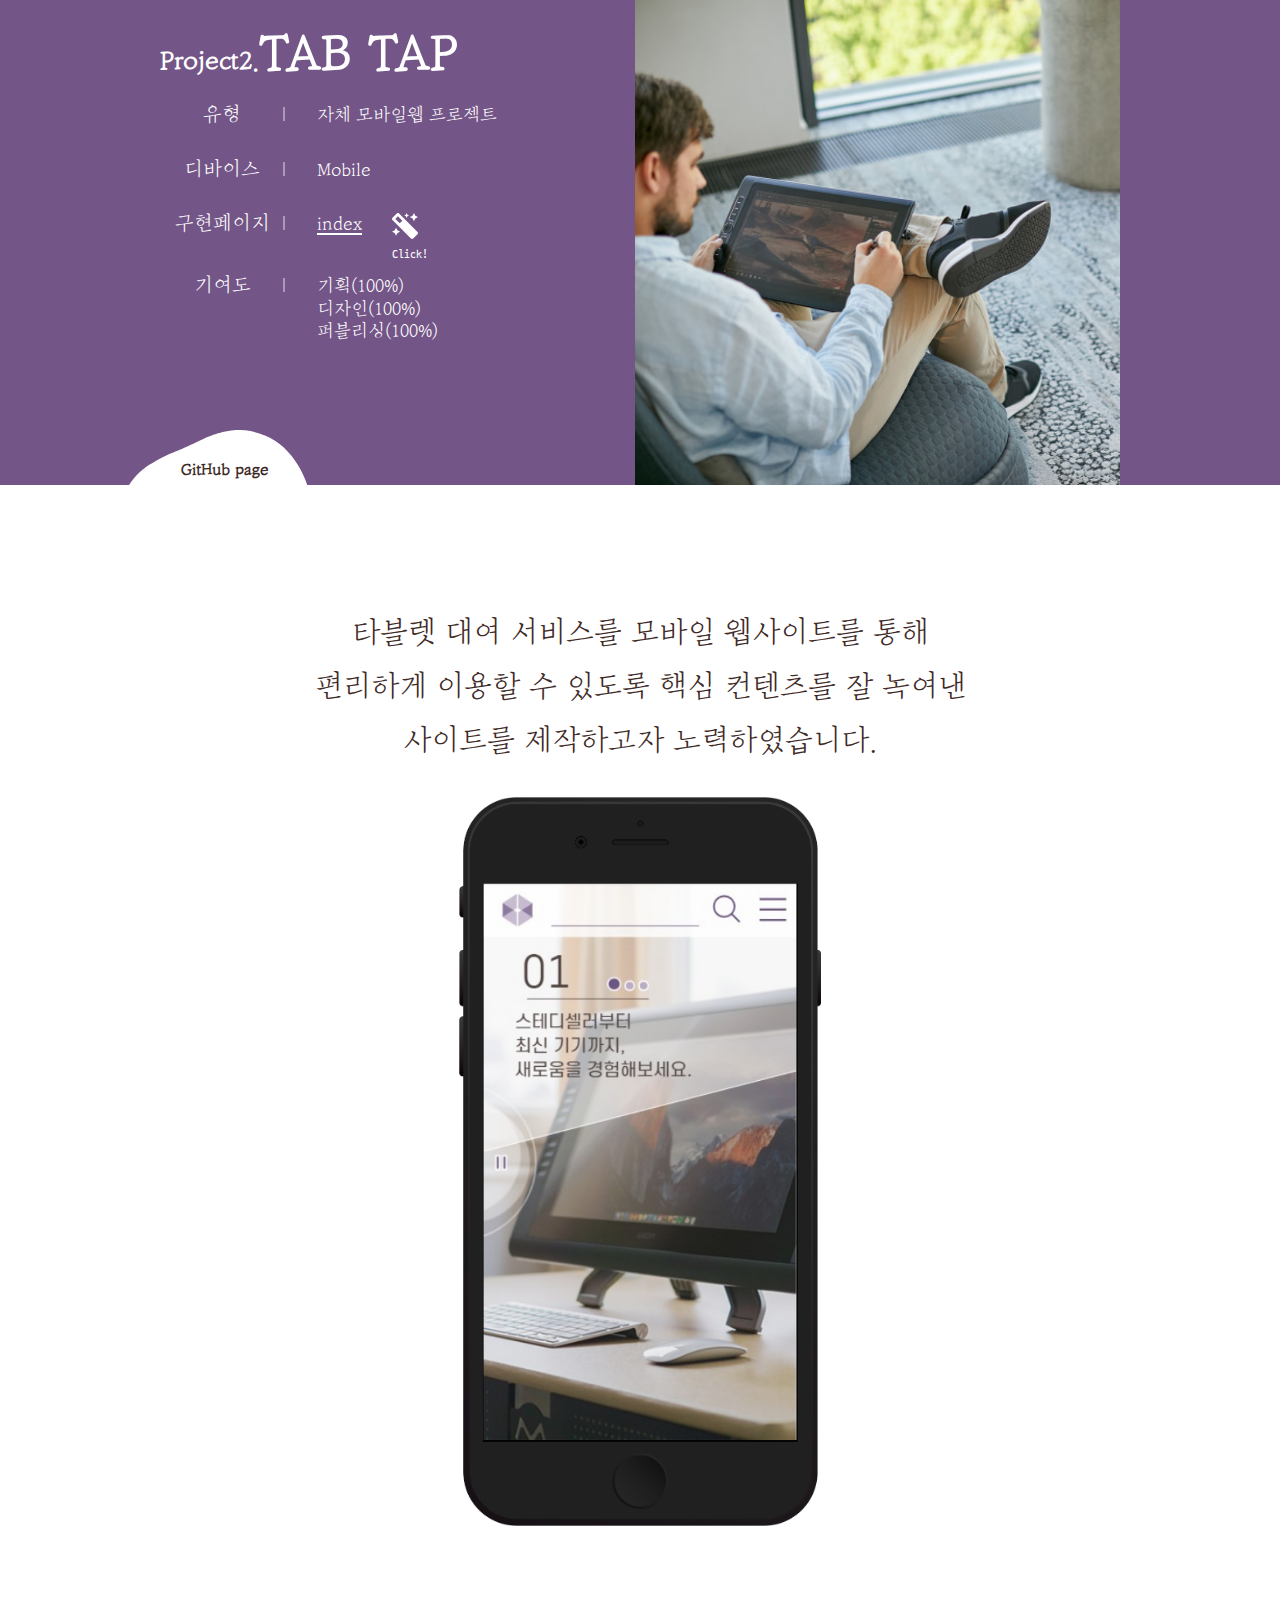
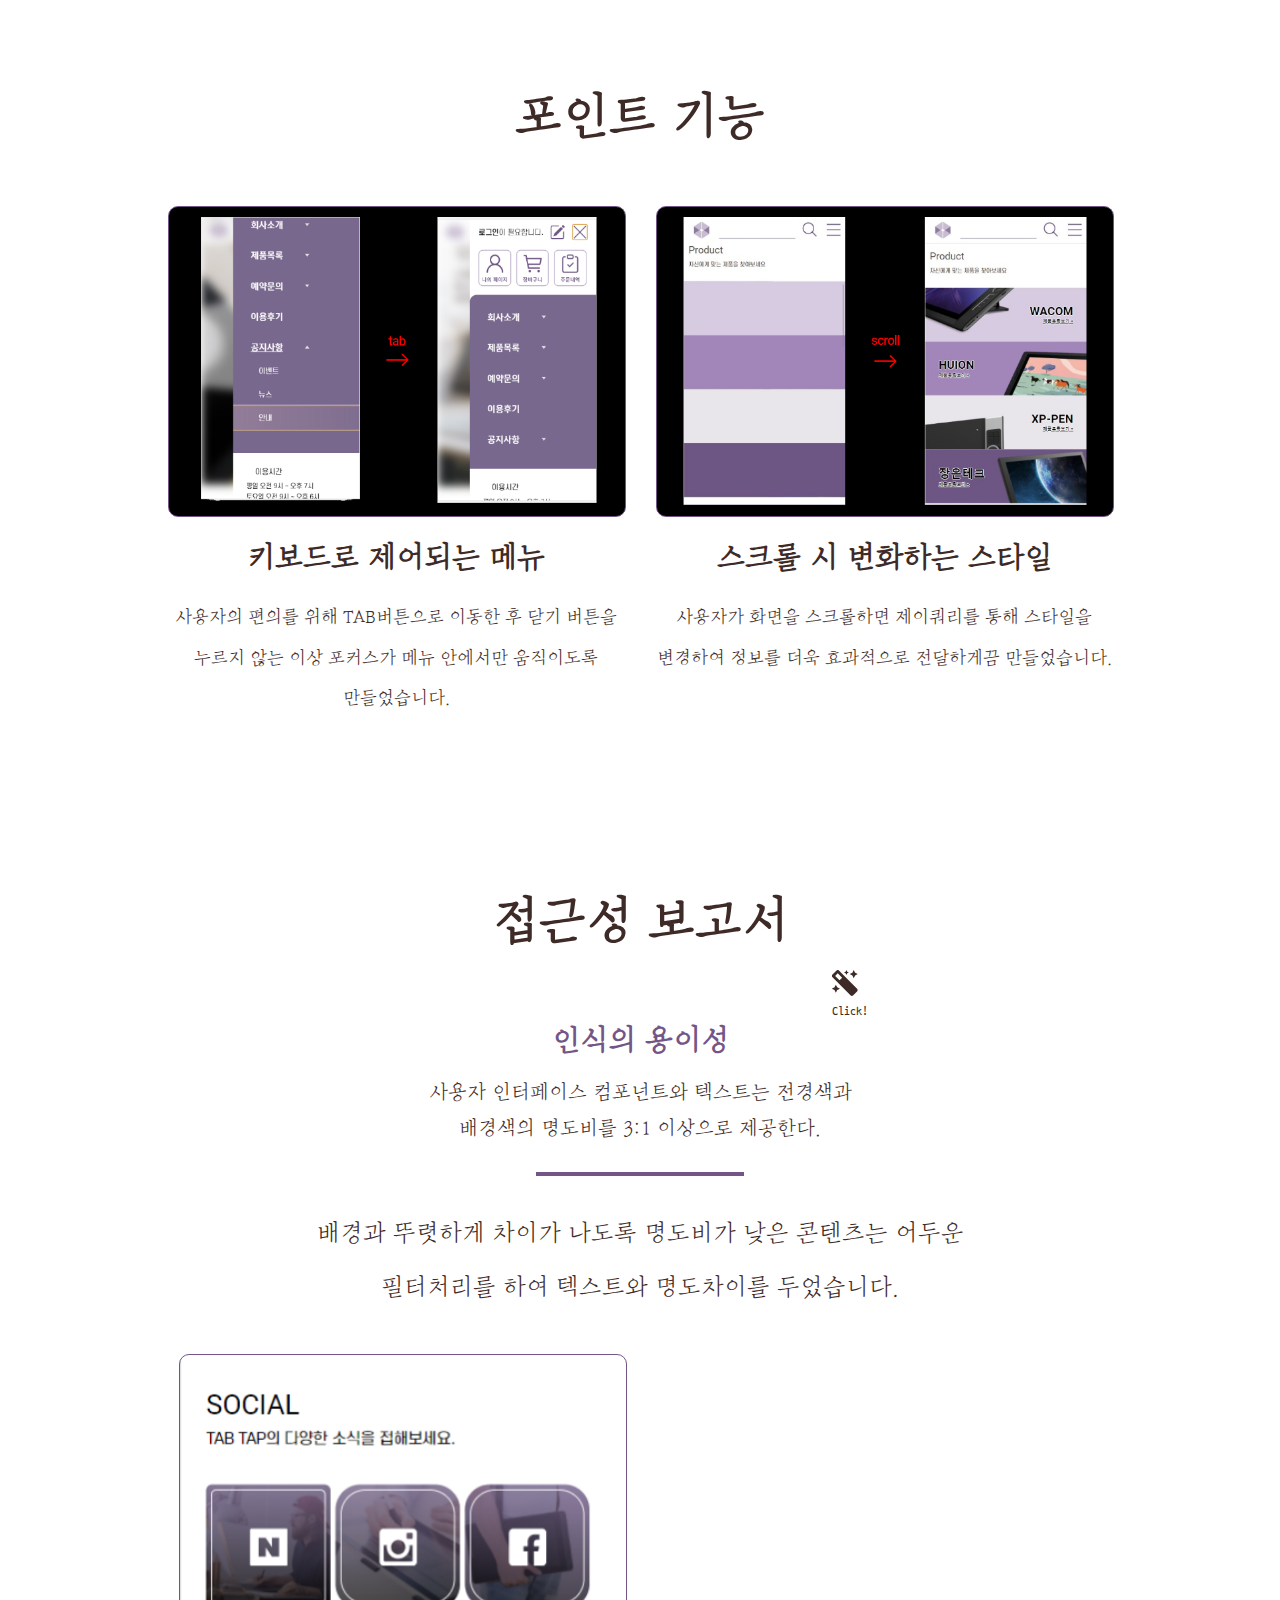
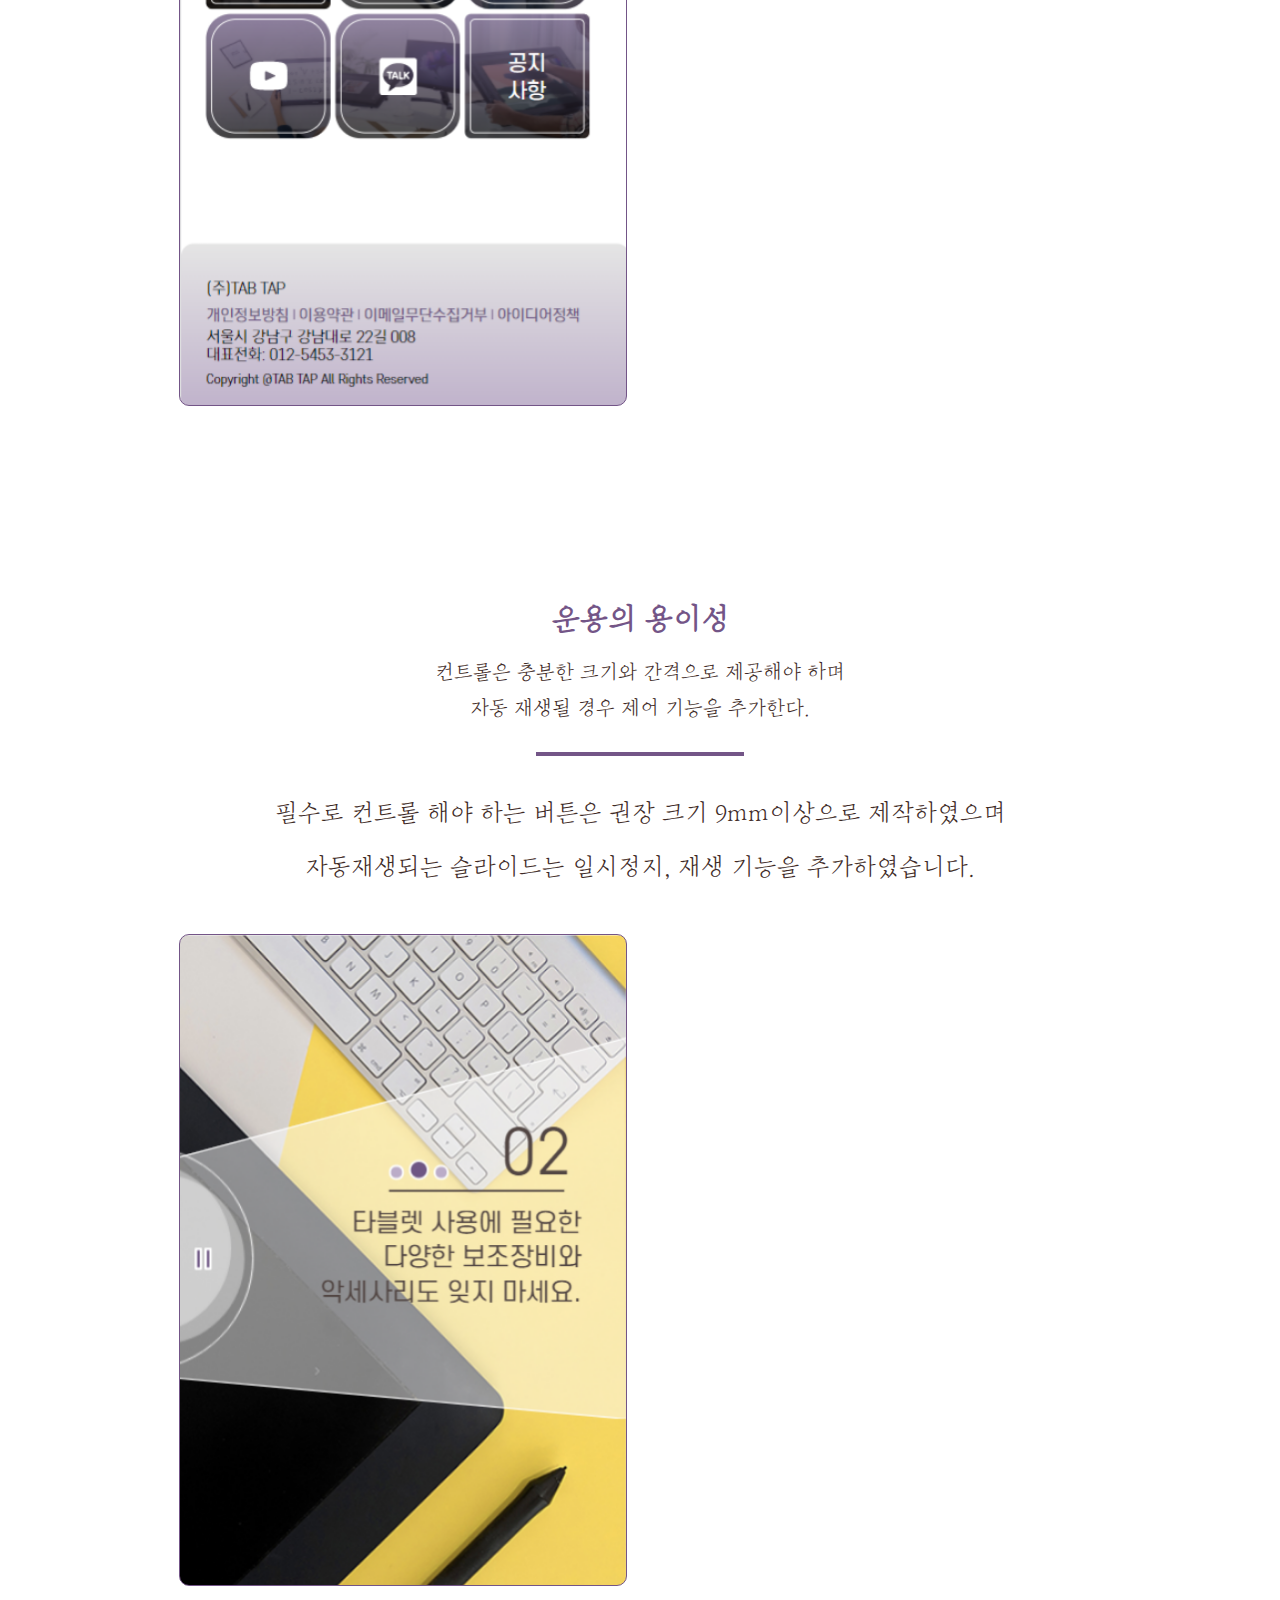
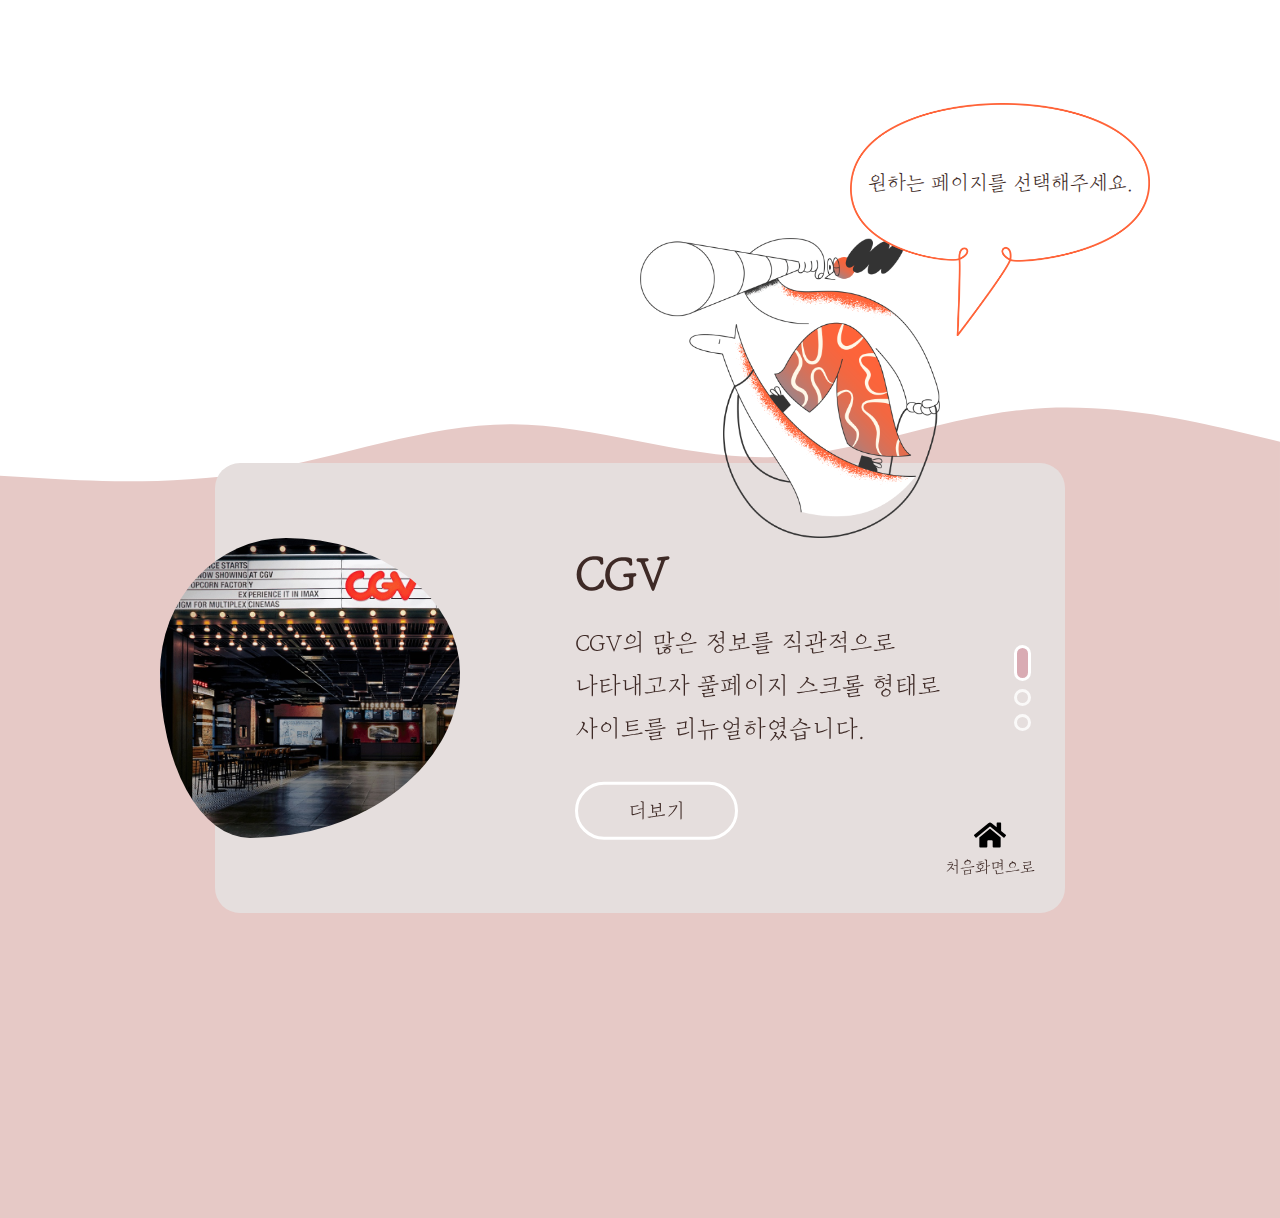
<file: project/project-tabtap.html>
<!DOCTYPE html>
<html lang="ko">

<head>
  <meta charset="utf-8">
  <meta name="viewport" content="width=device-width, initial-scale=1.0">
  <title>모바일웹 제작 프로젝트-연지의 포트폴리오</title>
  <link rel="shortcut icon" href="../assets/images/main/favicon-portfolio.ico">
	<link rel="icon" href="../assets/images/main/favicon-portfolio.ico">
  <link rel="apple-touch-icon" href="../assets/images/main/ios-portfolio.png">
	<link rel="mask-icon" href="../assets/images/main/logo-portfolio.svg" color="#d9abb3">
  <link rel="stylesheet" href="../assets/css/swiper-bundle.css">
  <link rel="stylesheet" href="../assets/css/common.css">
  <link rel="stylesheet" href="../assets/css/style.css">
  <script src="../assets/js/jquery-1.12.4.min.js"></script>
  <script src="../assets/js/swiper.min.js"></script>
  <script src="../assets/js/anime.3.0.0-alpha.js"></script>
  <script src="../assets/js/project.js"></script>
</head>

<body>
  <section id="tab-info" class="project-info">
    <div class="summary-info">
      <div class="max1400">
        <div class="txt-area">
          <h1 class="blind-b">TAB TAP페이지 요약 소개</h1>
          <h2>Project2.<span>TAB TAP</span></h2>
          <ul>
            <li class="clearfix">
              <span class="sum-title">유형</span>
              <p class="sum-info">
                자체 모바일웹 프로젝트
              </p>
            </li>
            <li class="clearfix">
              <span class="sum-title">디바이스</span>
              <p class="sum-info">
                Mobile
              </p>
            </li>
            <li class="clearfix">
              <span class="sum-title">구현페이지 </span>
              <p class="sum-info">
                <a href="https://qp-yeonji-kim.github.io/2ndProject_MobileWeb_TabTap/" target="_blank">index</a>
              </p>
              <div class="tooltip">
                <svg aria-hidden="true" focusable="false" data-prefix="fas" data-icon="magic"
                  class="svg-inline--fa fa-magic fa-w-16" role="img" xmlns="http://www.w3.org/2000/svg"
                  viewBox="0 0 512 512">
                  <path
                    d="M224 96l16-32 32-16-32-16-16-32-16 32-32 16 32 16 16 32zM80 160l26.66-53.33L160 80l-53.34-26.67L80 0 53.34 53.33 0 80l53.34 26.67L80 160zm352 128l-26.66 53.33L352 368l53.34 26.67L432 448l26.66-53.33L512 368l-53.34-26.67L432 288zm70.62-193.77L417.77 9.38C411.53 3.12 403.34 0 395.15 0c-8.19 0-16.38 3.12-22.63 9.38L9.38 372.52c-12.5 12.5-12.5 32.76 0 45.25l84.85 84.85c6.25 6.25 14.44 9.37 22.62 9.37 8.19 0 16.38-3.12 22.63-9.37l363.14-363.15c12.5-12.48 12.5-32.75 0-45.24zM359.45 203.46l-50.91-50.91 86.6-86.6 50.91 50.91-86.6 86.6z">
                  </path>
                </svg>
                <p>Click!</p>
              </div>
            </li>
            <li class="clearfix">
              <span class="sum-title">기여도</span>
              <p class="sum-info">
                기획(100%)<br>디자인(100%)<br>퍼블리싱(100%)
              </p>
            </li>
          </ul>
          <a class="github-detail" href="https://github.com/qp-yeonji-kim/2ndProject_MobileWeb_TabTap"
            target="blank"><span class="blind-b">사이트 이동하기</span>GitHub page</a>
        </div>
        <div class="pic-area"></div>
      </div>
    </div>
    <div class="core-info max1400">
      <h1 class="blind-b">TAB TAP페이지 주요 내용 소개</h1>
      <p>타블렛 대여 서비스를 모바일 웹사이트를 통해<br>
        편리하게 이용할 수 있도록 핵심 컨텐츠를 잘 녹여낸<br>
        사이트를 제작하고자 노력하였습니다.</p>
      <div class="device-pc"></div>
      <h2>포인트 기능</h2>
      <ul class="point clearfix">
        <li>
          <div class="core-pic"></div>
          <strong>키보드로 제어되는 메뉴</strong>
          <p class="core-txt">사용자의 편의를 위해 TAB버튼으로 이동한 후 닫기 버튼을 누르지 않는 이상 포커스가 메뉴 안에서만 움직이도록 만들었습니다.</p>
        </li>
        <li>
          <div class="core-pic"></div>
          <strong>스크롤 시 변화하는 스타일</strong>
          <p class="core-txt">사용자가 화면을 스크롤하면 제이쿼리를 통해 스타일을 변경하여 정보를 더욱 효과적으로 전달하게끔 만들었습니다.</p>
        </li>
      </ul>
      <h2>접근성 보고서</h2>
      <div class="tooltip">
        <svg aria-hidden="true" focusable="false" data-prefix="fas" data-icon="magic"
          class="svg-inline--fa fa-magic fa-w-16" role="img" xmlns="http://www.w3.org/2000/svg" viewBox="0 0 512 512">
          <path
            d="M224 96l16-32 32-16-32-16-16-32-16 32-32 16 32 16 16 32zM80 160l26.66-53.33L160 80l-53.34-26.67L80 0 53.34 53.33 0 80l53.34 26.67L80 160zm352 128l-26.66 53.33L352 368l53.34 26.67L432 448l26.66-53.33L512 368l-53.34-26.67L432 288zm70.62-193.77L417.77 9.38C411.53 3.12 403.34 0 395.15 0c-8.19 0-16.38 3.12-22.63 9.38L9.38 372.52c-12.5 12.5-12.5 32.76 0 45.25l84.85 84.85c6.25 6.25 14.44 9.37 22.62 9.37 8.19 0 16.38-3.12 22.63-9.37l363.14-363.15c12.5-12.48 12.5-32.75 0-45.24zM359.45 203.46l-50.91-50.91 86.6-86.6 50.91 50.91-86.6 86.6z">
          </path>
        </svg>
        <p>Click!</p>
      </div>
      <ul class="report clearfix">
        <li class="clearfix">
          <div class="site-a11y">
            <strong>인식의 용이성</strong>
            <p>사용자 인터페이스 컴포넌트와 텍스트는 전경색과<br>
              배경색의 명도비를 3:1 이상으로 제공한다.</p>
            <p>
              배경과 뚜렷하게 차이가 나도록 명도비가 낮은 콘텐츠는 어두운 필터처리를 하여 텍스트와 명도차이를 두었습니다.
            </p>
          </div>
          <div class="site-pic"></div>
          <div class="site-code">
            <script src="https://gist.github.com/qp-yeonji-kim/da356921f539682aedeb0737840d4105.js"></script>
          </div>
        </li>
        <li class="clearfix">
          <div class="site-a11y">
            <strong>운용의 용이성</strong>
            <p>컨트롤은 충분한 크기와 간격으로 제공해야 하며<br>
              자동 재생될 경우 제어 기능을 추가한다.</p>
            <p>
              필수로 컨트롤 해야 하는 버튼은 권장 크기 9mm이상으로 제작하였으며 자동재생되는 슬라이드는 일시정지, 재생 기능을 추가하였습니다.
            </p>
          </div>
          <div class="site-pic"></div>
          <div class="site-code">
            <script src="https://gist.github.com/qp-yeonji-kim/1c664349ecd6502e77d2b611c427b805.js"></script>
          </div>
        </li>
      </ul>
    </div>
    <div id="project-project">
      <svg id="morph-wave" xmlns="http://www.w3.org/2000/svg" viewBox="0 0 1440 320">
        <path class="wave" fill-opacity="1"
          d="M0,160L48,181.3C96,203,192,245,288,229.3C384,213,480,139,576,106.7C672,75,768,85,864,106.7C960,128,1056,160,1152,192C1248,224,1344,256,1392,272L1440,288L1440,320L1392,320C1344,320,1248,320,1152,320C1056,320,960,320,864,320C768,320,672,320,576,320C480,320,384,320,288,320C192,320,96,320,48,320L0,320Z">
        </path>
      </svg>
      <div class="swiper-container project-slide">
        <div class="swiper-wrapper">
          <div class="swiper-slide">
            <div class="slide-image">
              <img src="../assets/images/project/thumb-cgv1.png" alt="cgv 극장의 모습">
            </div>
            <div class="slide-text">
              <strong>CGV</strong>
              <p>CGV의 많은 정보를 직관적으로 나타내고자 풀페이지 스크롤 형태로 사이트를 리뉴얼하였습니다.</p>
              <a href="https://qp-yeonji-kim.github.io/portfolio_2021/project/project-cgv.html">더보기</a>
            </div>
          </div>
          <div class="swiper-slide">
            <div class="slide-image">
              <img src="../assets/images/project/thumb-tab1.png" alt="타블렛을 이용하고 있는 사람">
            </div>
            <div class="slide-text">
              <strong>TAB TAP</strong>
              <p>대여서비스를 더 간편하게 이용할 수 있도록 모바일 규격에 맞춰 제작한 사이트입니다.</p>
              <a href="https://qp-yeonji-kim.github.io/portfolio_2021/project/project-tabtap.html">더보기</a>
            </div>
          </div>
          <div class="swiper-slide">
            <div class="slide-image">
              <img src="../assets/images/project/thumb-gs1.png" alt="GS칼텍스의 외관모습">
            </div>
            <div class="slide-text">
              <strong>GS</strong>
              <p>GS에 대한 정보를 짜임새에 맞게 재구성한 반응형 사이트입니다.</p>
              <a href="https://qp-yeonji-kim.github.io/portfolio_2021/project/project-gs.html">더보기</a>
            </div>
          </div>
        </div>
        <div class="swiper-pagination"></div>
        <div></div>
        <div class="announce"></div>
        <a class="project-main" href="https://qp-yeonji-kim.github.io/portfolio_2021/index.html">
          <img src="../assets/images/project/home.svg" alt="">
          <span>처음화면으로</span>
        </a>
      </div>
    </div>
  </section>
</body>

</html>
</file>
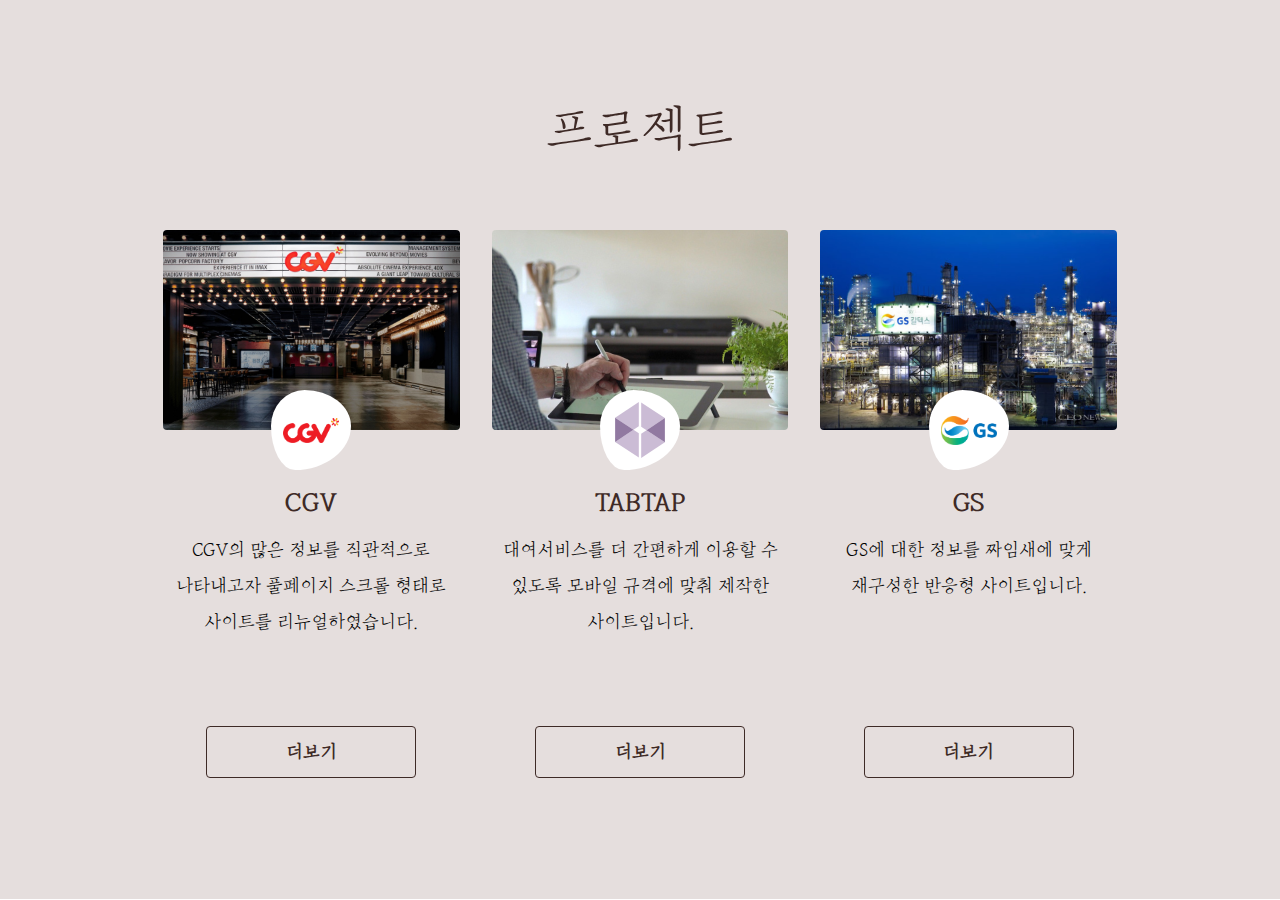
<file: project/project.html>
<!DOCTYPE html>
<html lang="ko">

<head>
  <meta charset="utf-8">
  <meta name="viewport" content="width=device-width, initial-scale=1.0">
  <title>프로젝트 목록-연지의 포트폴리오</title>
  <link rel="shortcut icon" href="../assets/images/main/favicon-portfolio.ico">
	<link rel="icon" href="../assets/images/main/favicon-portfolio.ico">
  <link rel="apple-touch-icon" href="../assets/images/main/ios-portfolio.png">
	<link rel="mask-icon" href="../assets/images/main/logo-portfolio.svg" color="#d9abb3">
  <link rel="stylesheet" href="../assets/css/common.css">
  <link rel="stylesheet" href="../assets/css/style.css">
  <script src="../assets/js/jquery-1.12.4.min.js"></script>
  <script src="../assets/js/aboutme.js"></script>
</head>

<body>
  <section id="project-list" class="bg-lpink">
    <h1>프로젝트</h1>
    <ul class="clearfix">
      <li class="page project-cgv">
        <div></div>
        <strong>CGV</strong>
        <p>CGV의 많은 정보를 직관적으로 나타내고자 풀페이지 스크롤 형태로 사이트를 리뉴얼하였습니다.</p>
        <a href="https://qp-yeonji-kim.github.io/portfolio_2021/project/project-cgv.html">더보기</a>
      </li>
      <li class="page project-tabtap">
        <div></div>
        <strong>TABTAP</strong>
        <p>대여서비스를 더 간편하게 이용할 수 있도록 모바일 규격에 맞춰 제작한 사이트입니다.</p>
        <a href="https://qp-yeonji-kim.github.io/portfolio_2021/project/project-tabtap.html">더보기</a>
      </li>
      <li class="page project-gs">
        <div></div>
        <strong>GS</strong>
        <p>GS에 대한 정보를 짜임새에 맞게 재구성한 반응형 사이트입니다.</p>
        <a href="https://qp-yeonji-kim.github.io/portfolio_2021/project/project-gs.html">더보기</a>
      </li>
    </ul>
  </section>
</body>

</html>
</file>
<file: assets/css/common.css>
@charset "UTF-8";
@font-face {
  font-family: PnM;
  font-weight: 400;
  font-style: normal;
  src: url("../fonts/DXPnM-KSCpc-EUC-H.eot");
  src: url("../fonts/DXPnM-KSCpc-EUC-H.eot#iefix") format("embedded-opentype"), url("../fonts/DXPnM-KSCpc-EUC-H.woff2") format("woff2"), url("../fonts/DXPnM-KSCpc-EUC-H.woff") format("woff"), url("../fonts/DXPnM-KSCpc-EUC-H.ttf") format("truetype"); }
@font-face {
  font-family: LuxM;
  font-weight: 400;
  font-style: normal;
  src: url("../fonts/THELuxMj2B.eot");
  src: url("../fonts/THELuxMj2B.eot#iefix") format("embedded-opentype"), url("../fonts/THELuxMj2B.woff2") format("woff2"), url("../fonts/THELuxMj2B.woff") format("woff"), url("../fonts/THELuxMj2B.ttf") format("truetype"); }
@font-face {
  font-family: D2Code;
  font-weight: 400;
  font-style: normal;
  src: url("../fonts/D2Coding.eot");
  src: url("../fonts/D2Coding.eot#iefix") format("embedded-opentype"), url("../fonts/D2Coding.woff2") format("woff2"), url("../fonts/D2Coding.woff") format("woff"), url("../fonts/D2Coding.ttf") format("truetype"); }
/* tag reset */
body,
h1,
h2,
h3,
p,
ul {
  padding: 0;
  margin: 0; }

h1,
h2,
h3 {
  font-size: 100%; }

ul {
  list-style: none; }

img {
  border: none;
  vertical-align: top; }

button,
input {
  border: none;
  background: none;
  font-family: inherit;
  font-size: inherit;
  color: inherit;
  line-height: inherit; }

button {
  cursor: pointer; }

a:link,
a:visited,
a:hover,
a:active {
  text-decoration: none;
  color: inherit; }

header,
section,
article,
footer {
  display: block; }

.blind-b {
  width: 1px;
  height: 1px;
  position: absolute;
  overflow: hidden;
  border: none;
  clip: rect(1px, 1px, 1px, 1px);
  clip-path: inset(50%); }

.clearfix::after {
  content: "";
  clear: both;
  display: block; }

.p_r {
  position: relative; }

.p_a {
  position: absolute; }

.f_l {
  float: left; }

.f_r {
  float: right; }

.max1400 {
  -webkit-box-sizing: border-box;
  -moz-box-sizing: border-box;
  box-sizing: border-box;
  max-width: 1400px;
  width: 100%;
  margin: 0 auto; }

.bg-bpink {
  background: #d9abb3; }

.bg-pink {
  background: #e6c9c6; }

.bg-lpink {
  background: #e5dedd; }

.tooltip {
  position: relative;
  display: inline-block;
  font-family: D2Code;
  font-size: 16px;
  cursor: pointer;
  z-index: 1000; }
  .tooltip svg {
    -webkit-transform: scaleX(-1);
    transform: scaleX(-1);
    width: 32px;
    height: 32px; }
  .tooltip p {
    position: absolute;
    margin-top: 6px; }
  .tooltip p::before {
    -webkit-transition: all 0.3s;
    -moz-transition: all 0.3s;
    -o-transition: all 0.3s;
    transition: all 0.3s;
    content: "";
    opacity: 0;
    position: absolute;
    left: 8px;
    top: -6px;
    border-bottom: 6px solid;
    border-left: 5px solid transparent;
    border-right: 5px solid transparent; }
  .tooltip p::after {
    -webkit-transition: all 0.3s;
    -moz-transition: all 0.3s;
    -o-transition: all 0.3s;
    transition: all 0.3s;
    -webkit-border-radius: 2px;
    -moz-border-radius: 2px;
    -ms-border-radius: 2px;
    -o-border-radius: 2px;
    border-radius: 2px;
    opacity: 0;
    position: absolute;
    left: 0;
    top: 0;
    padding: 6px;
    text-align: left; }
  .tooltip.tip p::before,
  .tooltip.tip p::after {
    opacity: 1; }

body {
  font-family: PnM, "맑은 고딕", "Malgun Gothic", sans-serif;
  font-size: 16px;
  font-weight: 400;
  color: #3e2a26; }

.project-info {
  overflow: hidden; }

.summary-info {
  position: relative;
  width: 100%;
  height: 808px;
  color: #fff; }
  .summary-info .tooltip {
    top: 0;
    right: -30px; }
    .summary-info .tooltip svg {
      fill: #fff; }
    .summary-info .tooltip p {
      color: #fff; }
    .summary-info .tooltip p::before {
      border-bottom-color: #fff; }
    .summary-info .tooltip p::after {
      content: "밑줄 친 페이지는 제가 제작한 페이지로,\A누르면 새창으로 열립니다.";
      width: 310px;
      background-color: #fff; }
  .summary-info .txt-area {
    float: left; }
    .summary-info .txt-area h2 {
      display: inline-block;
      margin-bottom: 60px;
      font-size: 60px; }
      .summary-info .txt-area h2 span {
        font-size: 110px; }
    .summary-info .txt-area li {
      margin-bottom: 32px; }
      .summary-info .txt-area li > * {
        float: left;
        position: relative; }
      .summary-info .txt-area li .sum-title {
        display: inline-block;
        width: 208px;
        margin-right: 32px;
        vertical-align: top;
        font-size: 30px;
        line-height: 1;
        text-align: center; }
        .summary-info .txt-area li .sum-title::after {
          -webkit-transform: translateY(-50%);
          transform: translateY(-50%);
          content: "";
          position: absolute;
          top: 50%;
          right: 0;
          width: 2px;
          height: 22px;
          background: rgba(255, 255, 255, 0.4); }
      .summary-info .txt-area li .sum-info {
        font-size: 24px;
        line-height: 1.25; }
        .summary-info .txt-area li .sum-info a {
          border-bottom: 2px solid #fff; }
    .summary-info .txt-area:nth-of-type(3) .sum-info::before {
      -webkit-transform: translateY(-50%);
      transform: translateY(-50%);
      content: "";
      position: absolute;
      top: 60px;
      left: 10px;
      width: 100px;
      height: 30px;
      background: no-repeat left center; }
    .summary-info .txt-area > a {
      -webkit-background-size: cover !important;
      background-size: cover !important;
      -webkit-transition: all 0.3s;
      -moz-transition: all 0.3s;
      -o-transition: all 0.3s;
      transition: all 0.3s;
      display: block;
      position: absolute;
      bottom: -1px;
      left: 15%;
      width: 328px;
      height: 101px;
      font-size: 20px;
      font-weight: 700;
      line-height: 130px;
      text-indent: 20px;
      text-align: center;
      background: url("../images/project/island-mini.svg") no-repeat center;
      transform-origin: left bottom; }
      .summary-info .txt-area > a:hover, .summary-info .txt-area > a:focus {
        -webkit-transform: scale(1.2);
        transform: scale(1.2); }
    .summary-info .txt-area .github-detail {
      color: #3e2a26; }
  .summary-info .pic-area {
    -webkit-background-size: cover !important;
    background-size: cover !important;
    float: right;
    width: 808px;
    height: 808px;
    background: no-repeat center; }

.core-info {
  margin: 160px auto 500px;
  text-align: center; }
  .core-info > p {
    margin-bottom: 110px;
    font-size: 40px;
    line-height: 1.8; }
  .core-info .device-pc {
    -webkit-background-size: contain !important;
    background-size: contain !important;
    width: 1024px;
    height: 820px;
    margin: 0 auto;
    background: no-repeat center; }
  .core-info .tooltip {
    -webkit-transform: translateX(16vw);
    transform: translateX(16vw); }
    .core-info .tooltip svg {
      fill: #3e2a26; }
    .core-info .tooltip p {
      color: #3e2a26; }
    .core-info .tooltip p::after {
      content: "사진이나 코드가 들어있는 박스를 클릭하면\A 더 정확히 볼 수 있습니다.";
      width: 320px;
      color: #fff; }
    .core-info .tooltip.tip p {
      color: transparent; }
  .core-info h2 {
    margin: 200px auto 80px;
    font-size: 60px; }
    .core-info h2:nth-of-type(2) {
      margin-bottom: 0; }
  .core-info ul {
    display: inline-block;
    width: auto; }
    .core-info ul li {
      float: left; }
    .core-info ul strong {
      display: block;
      font-size: 48px;
      font-weight: 700; }
    .core-info ul .core-pic,
    .core-info ul .site-pic,
    .core-info ul .site-pic::before,
    .core-info ul .site-pic::after {
      -webkit-background-size: cover !important;
      background-size: cover !important;
      -webkit-border-radius: 10px;
      -moz-border-radius: 10px;
      -ms-border-radius: 10px;
      -o-border-radius: 10px;
      border-radius: 10px;
      background: no-repeat left top; }
  .core-info .point li {
    width: 684px; }
    .core-info .point li + li {
      margin-left: 32px; }
  .core-info .point .core-pic {
    width: 684px;
    height: 464px;
    border: 1px solid; }
  .core-info .point strong {
    margin: 30px 0; }
  .core-info .point .core-txt {
    width: 684px;
    height: auto;
    font-size: 30px;
    line-height: 2.25;
    word-break: keep-all; }
  .core-info .report {
    width: 100%;
    height: auto;
    margin-top: 60px; }
    .core-info .report li {
      float: none;
      margin: 0 auto 180px; }
      .core-info .report li > div {
        -webkit-box-sizing: border-box;
        -moz-box-sizing: border-box;
        box-sizing: border-box;
        float: left;
        width: 448px;
        height: 652px; }
        .core-info .report li > div:nth-child(2) {
          margin: 0 28px; }
      .core-info .report li:nth-child(even) > * {
        float: right; }
    .core-info .report .site-a11y {
      font-size: 24px;
      line-height: 2.25;
      word-break: break-all; }
      .core-info .report .site-a11y p:nth-of-type(1) {
        position: relative;
        margin: 24px 0 120px;
        font-size: 20px;
        line-height: 1.8; }
        .core-info .report .site-a11y p:nth-of-type(1)::after {
          -webkit-transform: translateX(-50%);
          transform: translateX(-50%);
          content: "";
          position: absolute;
          bottom: -30px;
          left: 50%;
          width: 208px;
          height: 4px; }
      .core-info .report .site-a11y p:nth-of-type(2) {
        font-size: 24px;
        word-break: keep-all; }
    .core-info .report .site-pic,
    .core-info .report .site-code {
      cursor: pointer; }
    .core-info .report .site-pic {
      -webkit-background-size: cover !important;
      background-size: cover !important;
      position: relative;
      border: 1px solid; }
      .core-info .report .site-pic::before {
        -webkit-transition: all 0.5s;
        -moz-transition: all 0.5s;
        -o-transition: all 0.5s;
        transition: all 0.5s;
        content: "";
        opacity: 0;
        position: absolute;
        top: 0;
        left: 0;
        width: 100%;
        height: 100%;
        background: rgba(137, 55, 53, 0.8); }
      .core-info .report .site-pic::after {
        -webkit-transition: all 0.5s;
        -moz-transition: all 0.5s;
        -o-transition: all 0.5s;
        transition: all 0.5s;
        content: "";
        opacity: 0;
        position: absolute;
        top: 0;
        left: 0;
        width: 100%;
        height: 100%; }
      .core-info .report .site-pic.view::before, .core-info .report .site-pic.view::after {
        opacity: 1; }
    .core-info .report .site-code {
      -webkit-transition: all 0.6s ease-out;
      -moz-transition: all 0.6s ease-out;
      -o-transition: all 0.6s ease-out;
      transition: all 0.6s ease-out; }
      .core-info .report .site-code.view {
        width: 924px; }
      .core-info .report .site-code * {
        -webkit-box-sizing: border-box;
        -moz-box-sizing: border-box;
        box-sizing: border-box; }
      .core-info .report .site-code .gist {
        width: 100%; }
      .core-info .report .site-code .gist-data {
        height: calc(652px - 36px);
        padding-top: 30px;
        background-color: #f1f1f1; }
      .core-info .report .site-code .gist .blob-code-inner {
        font-family: D2Code;
        font-size: 18px;
        line-height: 1.2; }
      .core-info .report .site-code .gist .blob-code,
      .core-info .report .site-code .gist .blob-num {
        background-color: #f1f1f1; }

#project-project {
  position: relative;
  height: 600px;
  padding-top: 2px;
  background: #e6c9c6; }
  #project-project #morph-wave {
    -webkit-transform: translateY(-100%);
    transform: translateY(-100%); }
    #project-project #morph-wave .wave {
      fill: #e6c9c6; }
  #project-project .swiper-container {
    -webkit-transform: translateY(-100%);
    transform: translateY(-100%);
    -webkit-border-radius: 25px;
    -moz-border-radius: 25px;
    -ms-border-radius: 25px;
    -o-border-radius: 25px;
    border-radius: 25px;
    position: relative;
    width: 95%;
    max-width: 800px;
    height: 400px;
    padding: 25px;
    margin: 0 auto;
    overflow: visible;
    background: #e5dedd; }
  #project-project .swiper-slide.swiper-slide-active .slide-image img {
    opacity: 1;
    transition-delay: .3s; }
  #project-project .swiper-slide.swiper-slide-active .slide-text > * {
    -webkit-transform: none;
    transform: none;
    opacity: 1; }
    #project-project .swiper-slide.swiper-slide-active .slide-text > *:nth-child(1) {
      transition-delay: 0.3s; }
    #project-project .swiper-slide.swiper-slide-active .slide-text > *:nth-child(2) {
      transition-delay: 0.4s; }
    #project-project .swiper-slide.swiper-slide-active .slide-text > *:nth-child(3) {
      transition-delay: 0.5s; }
    #project-project .swiper-slide.swiper-slide-active .slide-text > *:nth-child(4) {
      transition-delay: 0.6s; }
    #project-project .swiper-slide.swiper-slide-active .slide-text > *:nth-child(5) {
      transition-delay: 0.7s; }
    #project-project .swiper-slide.swiper-slide-active .slide-text > *:nth-child(6) {
      transition-delay: 0.8s; }
    #project-project .swiper-slide.swiper-slide-active .slide-text > *:nth-child(7) {
      transition-delay: 0.9s; }
    #project-project .swiper-slide.swiper-slide-active .slide-text > *:nth-child(8) {
      transition-delay: 1s; }
    #project-project .swiper-slide.swiper-slide-active .slide-text > *:nth-child(9) {
      transition-delay: 1.1s; }
  #project-project .swiper-slide > * {
    position: absolute;
    top: 50%; }
  #project-project .swiper-slide .slide-image {
    -webkit-transform: translate(-80px, -50%);
    transform: translate(-80px, -50%);
    -webkit-border-radius: 42% 58% 70% 30%/45% 45% 55% 55%;
    -moz-border-radius: 42% 58% 70% 30%/45% 45% 55% 55%;
    -ms-border-radius: 42% 58% 70% 30%/45% 45% 55% 55%;
    -o-border-radius: 42% 58% 70% 30%/45% 45% 55% 55%;
    border-radius: 42% 58% 70% 30%/45% 45% 55% 55%;
    width: 300px;
    height: 300px;
    overflow: hidden; }
    #project-project .swiper-slide .slide-image img {
      -webkit-transition: all, 0.3s;
      -moz-transition: all, 0.3s;
      -o-transition: all, 0.3s;
      transition: all, 0.3s;
      opacity: 0; }
  #project-project .swiper-slide .slide-text {
    -webkit-transform: translateY(-50%);
    transform: translateY(-50%);
    right: 5%;
    width: 50%;
    padding-right: 25px; }
    #project-project .swiper-slide .slide-text > * {
      -webkit-transition: all 0.4s;
      -moz-transition: all 0.4s;
      -o-transition: all 0.4s;
      transition: all 0.4s;
      -webkit-transform: translateY(25px);
      transform: translateY(25px);
      opacity: 0; }
    #project-project .swiper-slide .slide-text strong {
      font-size: 48px; }
    #project-project .swiper-slide .slide-text p {
      margin-bottom: 30px;
      font-size: 24px;
      line-height: 1.8;
      word-break: keep-all; }
    #project-project .swiper-slide .slide-text a {
      -webkit-border-radius: 50px;
      -moz-border-radius: 50px;
      -ms-border-radius: 50px;
      -o-border-radius: 50px;
      border-radius: 50px;
      -webkit-box-sizing: border-box;
      -moz-box-sizing: border-box;
      box-sizing: border-box;
      position: relative;
      display: inline-block;
      width: auto;
      padding: 16px 50px;
      font-size: 20px;
      line-height: 1;
      border: 3px solid #fff;
      overflow: hidden;
      z-index: 100; }
      #project-project .swiper-slide .slide-text a::after {
        -webkit-box-sizing: border-box;
        -moz-box-sizing: border-box;
        box-sizing: border-box;
        -webkit-border-radius: 50px;
        -moz-border-radius: 50px;
        -ms-border-radius: 50px;
        -o-border-radius: 50px;
        border-radius: 50px;
        -webkit-transition: all 0.4s;
        -moz-transition: all 0.4s;
        -o-transition: all 0.4s;
        transition: all 0.4s;
        content: "";
        position: absolute;
        left: 0;
        top: 0;
        width: 0;
        height: 100%;
        background: rgba(217, 171, 179, 0.5); }
      #project-project .swiper-slide .slide-text a:focus::after, #project-project .swiper-slide .slide-text a:hover::after {
        width: 100%;
        z-index: -10; }
  #project-project .swiper-pagination {
    -webkit-transform: translateY(-50%);
    transform: translateY(-50%);
    display: inline-block;
    left: auto !important;
    right: 40px;
    bottom: auto !important;
    top: 50%;
    width: 11px; }
    #project-project .swiper-pagination .swiper-pagination-bullet {
      -webkit-border-radius: 10px;
      -moz-border-radius: 10px;
      -ms-border-radius: 10px;
      -o-border-radius: 10px;
      border-radius: 10px;
      -webkit-transition: all 0.3s;
      -moz-transition: all 0.3s;
      -o-transition: all 0.3s;
      transition: all 0.3s;
      opacity: .8;
      display: block;
      width: 11px;
      height: 11px;
      margin: 8px 0;
      background: transparent;
      border: 3px solid #fff; }
      #project-project .swiper-pagination .swiper-pagination-bullet-active {
        opacity: 1;
        height: 30px;
        background: #d9abb3; }
  #project-project .announce {
    -webkit-background-size: cover !important;
    background-size: cover !important;
    position: absolute;
    left: 55%;
    top: -50%;
    width: 340px;
    height: 340px;
    background: url("../images/project/finding.png") no-repeat center; }
    #project-project .announce::before {
      -webkit-background-size: contain !important;
      background-size: contain !important;
      content: "원하는 페이지를 선택해주세요.";
      position: absolute;
      left: 70%;
      top: -45%;
      width: 300px;
      height: 234px;
      line-height: 160px;
      font-size: 20px;
      text-align: center;
      background: url("../images/project/messagebox2.png") no-repeat left top; }
  #project-project .project-main {
    position: absolute;
    display: inline-block;
    right: 30px;
    bottom: 30px;
    text-align: center;
    z-index: 100; }
    #project-project .project-main img {
      width: 32px;
      height: 32px; }
    #project-project .project-main span {
      display: block; }
      #project-project .project-main span::after {
        content: "";
        -webkit-transition: all 0.4s;
        -moz-transition: all 0.4s;
        -o-transition: all 0.4s;
        transition: all 0.4s;
        position: absolute;
        bottom: 10px;
        display: block;
        width: 0;
        height: 5px;
        background: rgba(217, 171, 179, 0.5);
        z-index: -10; }
    #project-project .project-main:hover span::after, #project-project .project-main:focus span::after {
      width: 100%; }

/* PC: 144Opx~1280px */
@media screen and (max-width: 1440px) {
  .max1400 {
    max-width: 75vw; }

  .tooltip {
    font-size: 12px; }
    .tooltip svg {
      width: 26px;
      height: 26px; }
    .tooltip p {
      margin-top: 5px; }
    .tooltip p::before {
      top: -5px;
      border-bottom: 5px solid;
      border-left: 4px solid transparent;
      border-right: 4px solid transparent; }

  .summary-info {
    height: 42.0833333333vw; }
    .summary-info .tooltip p::after {
      width: 230px; }
    .summary-info .txt-area h2 {
      font-size: 36px;
      margin-bottom: 20px; }
      .summary-info .txt-area h2 span {
        font-size: 80px; }
    .summary-info .txt-area li .sum-title {
      width: 10.8333333333vw;
      font-size: 26px; }
      .summary-info .txt-area li .sum-title::after {
        height: 16px; }
    .summary-info .txt-area li .sum-info {
      font-size: 20px; }
    Z
    .summary-info .txt-area:nth-of-type(3) .sum-info::before {
      width: 5.2083333333vw;
      height: 1.5625vw; }
    .summary-info .txt-area > a {
      left: 12%;
      width: 15.625vw;
      height: 4.8113567073vw;
      font-size: 16px;
      line-height: 6.7708333333vw;
      text-indent: 1.0416666667vw; }
    .summary-info .pic-area {
      width: 42.0833333333vw;
      height: 42.0833333333vw; }

  .core-info {
    margin: 140px auto 400px; }
    .core-info > p {
      margin-bottom: 70px; }
    .core-info .device-pc {
      width: 71.1111111111vw;
      height: 56.9444444444vw; }
    .core-info .tooltip p::after {
      width: 240px; }
    .core-info h2 {
      margin: 180px auto 60px;
      font-size: 50px; }
    .core-info ul strong {
      font-size: 40px; }
    .core-info .point li {
      width: 35.625vw; }
      .core-info .point li + li {
        margin-left: 32px; }
    .core-info .point .core-pic {
      width: 35.625vw;
      height: 24.1666666667vw; }
    .core-info .point strong {
      margin: 14px 0; }
    .core-info .point .core-txt {
      width: 35.625vw;
      font-size: 22px; }
    .core-info .report {
      margin-top: 20px; }
      .core-info .report li {
        width: 922px; }
        .core-info .report li:nth-child(even) > * {
          float: none; }
        .core-info .report li > div {
          float: none; }
          .core-info .report li > div:nth-child(1) {
            width: 100%;
            height: auto; }
          .core-info .report li > div:nth-child(2) {
            float: left;
            margin: 0; }
          .core-info .report li > div:nth-child(3) {
            float: right; }
        .core-info .report li .site-a11y p:nth-of-type(1) {
          margin: 0 0 60px; }
        .core-info .report li .site-a11y p:nth-of-type(2) {
          width: 80%;
          margin: 0 auto 40px; } }
/* PC: 1280px~1024px */
@media screen and (max-width: 1280px) {
  .max1400 {
    max-width: 75vw; }

  .summary-info {
    height: 37.875vw; }
    .summary-info .txt-area h2 {
      font-size: 26px;
      margin-bottom: 0; }
      .summary-info .txt-area h2 span {
        font-size: 52px; }
    .summary-info .txt-area li .sum-title {
      width: 9.75vw;
      font-size: 20px; }
      .summary-info .txt-area li .sum-title::after {
        height: 14px; }
    .summary-info .txt-area li .sum-info {
      font-size: 18px; }
    .summary-info .txt-area:nth-of-type(3) .sum-info::before {
      width: 4.6875vw;
      height: 1.40625vw; }
    .summary-info .txt-area > a {
      left: 10%;
      width: 14.0625vw;
      height: 4.3302210366vw;
      font-size: 16px;
      line-height: 6.09375vw;
      text-indent: 0.9375vw; }
    .summary-info .pic-area {
      width: 37.875vw;
      height: 37.875vw; }

  .core-info {
    margin: 120px auto 450px; }
    .core-info.max1400 {
      width: 100%;
      max-width: none; }
    .core-info > p {
      margin-bottom: 30px;
      font-size: 30px; }
    .core-info h2 {
      margin: 140px auto 40px; }
    .core-info ul strong {
      font-size: 30px; }
    .core-info .point strong {
      margin: 10px 0; }
    .core-info .point .core-txt {
      font-size: 18px; }
    .core-info .report {
      margin-top: 0; }

  #project-project .announce {
    left: 50%;
    width: 300px;
    height: 300px; } }
/* Tablet: 1024px~768px */
@media screen and (max-width: 1024px) {
  .max1400 {
    max-width: none; }

  .tooltip svg {
    width: 34px;
    height: 34px; }

  .summary-info {
    height: 500px; }
    .summary-info .txt-area {
      position: absolute;
      left: 10%;
      height: 100%; }
      .summary-info .txt-area h2 {
        font-size: 36px; }
        .summary-info .txt-area h2 span {
          font-size: 60px; }
      .summary-info .txt-area li .sum-title {
        width: 140px;
        margin-right: 28px;
        font-size: 26px; }
      .summary-info .txt-area li .sum-info {
        font-size: 22px; }
      .summary-info .txt-area > a {
        width: 170px;
        height: 52px;
        font-size: 18px;
        line-height: 70px; }
    .summary-info .pic-area {
      width: 40%;
      height: 500px; }

  .core-info > p {
    margin-bottom: 20px;
    font-size: 26px; }
  .core-info .tooltip {
    -webkit-transform: translate(18vw, -60px);
    transform: translate(18vw, -60px); }
    .core-info .tooltip p::after {
      width: 160px;
      word-break: keep-all; }
  .core-info h2 {
    margin: 140px auto 20px;
    font-size: 36px; }
  .core-info ul strong {
    font-size: 26px; }
  .core-info .point li {
    width: auto; }
    .core-info .point li + li {
      margin-left: 24px; }
  .core-info .point .core-pic {
    width: 360px;
    height: 240px; }
  .core-info .point strong {
    margin: 6px 0; }
  .core-info .point .core-txt {
    width: 360px; }
  .core-info .report li {
    width: 100%; }
    .core-info .report li > div:nth-child(2) {
      float: none;
      margin: 0 auto; }
    .core-info .report li > div:nth-child(3) {
      float: none;
      margin: 40px auto 0; }
  .core-info .report .site-a11y {
    font-size: 24px; }
    .core-info .report .site-a11y p:nth-of-type(2) {
      width: 70%;
      font-size: 20px; }
  .core-info .report .site-code.view {
    width: 90%; }

  #project-project {
    height: 500px; }
    #project-project .swiper-container {
      -webkit-transform: translateY(-400px);
      transform: translateY(-400px);
      max-width: none;
      width: 70%;
      height: 700px; }
    #project-project .swiper-slide > * {
      top: auto; }
    #project-project .swiper-slide .slide-image {
      -webkit-transform: translate(-50%, -50%);
      transform: translate(-50%, -50%);
      left: 50%;
      top: 0; }
    #project-project .swiper-slide .slide-text {
      -webkit-transform: translate(-50%, -30%);
      transform: translate(-50%, -30%);
      left: 50%;
      top: 50%;
      right: auto;
      width: 80%;
      padding-right: 0; }
      #project-project .swiper-slide .slide-text > * {
        -webkit-transform: translateY(0);
        transform: translateY(0);
        text-align: center; }
      #project-project .swiper-slide .slide-text strong {
        display: inline-block;
        width: 100%;
        font-size: 48px; }
      #project-project .swiper-slide .slide-text p {
        margin-bottom: 50px; }
      #project-project .swiper-slide .slide-text a {
        display: block;
        width: 200px;
        margin: 0 auto; }
    #project-project .swiper-pagination {
      -webkit-transform: translateX(-50%);
      transform: translateX(-50%);
      left: 50% !important;
      right: auto;
      top: 28%;
      width: auto; }
      #project-project .swiper-pagination .swiper-pagination-bullet {
        -webkit-border-radius: 10px;
        -moz-border-radius: 10px;
        -ms-border-radius: 10px;
        -o-border-radius: 10px;
        border-radius: 10px;
        -webkit-transition: all 0.3s;
        -moz-transition: all 0.3s;
        -o-transition: all 0.3s;
        transition: all 0.3s;
        display: inline-block;
        width: 11px;
        height: 11px;
        margin: 0 4px;
        border: 3px solid #fff; }
        #project-project .swiper-pagination .swiper-pagination-bullet-active {
          width: 30px;
          background: #d9abb3; }
    #project-project .announce {
      display: none; }
    #project-project .project-main {
      position: absolute;
      display: inline-block;
      right: 30px;
      bottom: 30px;
      z-index: 100; }
      #project-project .project-main img {
        width: 32px;
        height: 32px; }
      #project-project .project-main span {
        display: block; }
        #project-project .project-main span::after {
          content: "";
          -webkit-transition: all 0.4s;
          -moz-transition: all 0.4s;
          -o-transition: all 0.4s;
          transition: all 0.4s;
          position: absolute;
          bottom: 10px;
          display: block;
          width: 0;
          height: 5px;
          background: rgba(217, 171, 179, 0.5);
          z-index: -10; }
      #project-project .project-main:hover span::after, #project-project .project-main:focus span::after {
        width: 100%; } }
/* Tablet: 768px~600px */
@media screen and (max-width: 768px) {
  .summary-info {
    height: 400px; }
    .summary-info .tooltip {
      right: -10px; }
      .summary-info .tooltip p::after {
        width: 138px; }
    .summary-info .txt-area {
      left: 8%; }
      .summary-info .txt-area h2 {
        font-size: 28px; }
        .summary-info .txt-area h2 span {
          font-size: 52px; }
      .summary-info .txt-area li .sum-title {
        font-size: 22px; }
      .summary-info .txt-area li .sum-info {
        font-size: 18px; }
    .summary-info .pic-area {
      width: 34%;
      height: 400px; }

  .core-info {
    margin: 100px auto 320px; }
    .core-info > p {
      margin-bottom: 10px;
      font-size: 22px; }
    .core-info .tooltip {
      -webkit-transform: translate(23vw, -60px);
      transform: translate(23vw, -60px); }
      .core-info .tooltip p::after {
        left: -10px; }
    .core-info .point li {
      float: none; }
      .core-info .point li + li {
        margin-left: 0;
        margin-top: 80px; }
    .core-info .point .core-pic {
      width: 89.0625vw;
      height: 60.4166666667vw; }
    .core-info .point .core-txt {
      width: 89.0625vw; } }
/* Mobile: 600px~425px */
@media screen and (max-width: 600px) {
  .tooltip {
    font-size: 10px; }

  .summary-info {
    height: 300px; }
    .summary-info .tooltip p::after {
      width: 90px;
      word-break: keep-all; }
    .summary-info .txt-area {
      left: 5%; }
      .summary-info .txt-area h2 {
        font-size: 22px; }
        .summary-info .txt-area h2 span {
          font-size: 40px; }
      .summary-info .txt-area li {
        margin-bottom: 18px; }
        .summary-info .txt-area li .sum-title {
          width: 120px;
          font-size: 18px; }
        .summary-info .txt-area li .sum-info {
          font-size: 14px; }
      .summary-info .txt-area > a {
        left: 5%;
        width: 111.52px;
        height: 34px;
        font-size: 14px;
        line-height: 50px; }
    .summary-info .pic-area {
      width: 30%;
      height: 300px; }

  .core-info > p {
    font-size: 18px; }
  .core-info .tooltip {
    -webkit-transform: translate(32vw, -56px);
    transform: translate(32vw, -56px); }
    .core-info .tooltip p::after {
      left: -40px;
      width: 90px; }
  .core-info ul strong {
    font-size: 26px; }
  .core-info .point .core-txt {
    width: 89.0625vw;
    font-size: 18px;
    line-height: 1.8; }
  .core-info .report li > div {
    width: 74.6666666667vw;
    height: 108.6666666667vw; }
  .core-info .report .site-a11y {
    font-size: 22px; }
    .core-info .report .site-a11y p:nth-of-type(2) {
      font-size: 18px; }
  .core-info .report .site-code .gist-data {
    height: 102.6666666667vw;
    padding-top: 0; }
  .core-info .report .site-code .gist .blob-code-inner {
    font-size: 16px; }

  #project-project {
    height: 650px; }
    #project-project .swiper-container {
      -webkit-transform: translateY(-300px);
      transform: translateY(-300px);
      width: 80%;
      height: 700px; }
    #project-project .swiper-slide .slide-image {
      width: 280px;
      height: 280px; }
    #project-project .swiper-slide .slide-text {
      width: 90%; }
      #project-project .swiper-slide .slide-text strong {
        font-size: 34px; }
      #project-project .swiper-slide .slide-text p {
        font-size: 20px; }
      #project-project .swiper-slide .slide-text a {
        font-size: 18px; } }
/* Mobile: 425px~ */
@media screen and (max-width: 425px) {
  .summary-info {
    height: 300px; }
    .summary-info .tooltip p::after {
      left: -36px;
      width: 80px; }
    .summary-info .txt-area {
      -webkit-transform: translateX(-50%);
      transform: translateX(-50%);
      left: 50%;
      width: 100%; }
      .summary-info .txt-area h2 {
        font-size: 22px;
        width: 100%;
        text-align: center; }
        .summary-info .txt-area h2 span {
          font-size: 40px; }
      .summary-info .txt-area ul {
        width: 300px;
        margin: 0 auto; }
    .summary-info .pic-area {
      display: none; }

  .core-info {
    margin: 100px auto 200px; }
    .core-info > p {
      font-size: 16px; }
    .core-info .tooltip {
      -webkit-transform: translate(36vw, -56px);
      transform: translate(36vw, -56px); }
      .core-info .tooltip p::after {
        left: -50px;
        width: 90px; }
    .core-info h2 {
      font-size: 30px; }
    .core-info ul strong {
      font-size: 18px; }
    .core-info .point .core-txt {
      font-size: 18px; }
    .core-info .report .site-a11y {
      font-size: 22px; }
      .core-info .report .site-a11y p:nth-of-type(1) {
        font-size: 16px; }
      .core-info .report .site-a11y p:nth-of-type(2) {
        font-size: 18px; }
    .core-info .report .site-code .gist .blob-code-inner {
      font-size: 14px; }

  #project-project {
    height: 550px; }
    #project-project .swiper-container {
      -webkit-transform: translateY(-200px);
      transform: translateY(-200px);
      width: 80%;
      height: 580px; }
    #project-project .swiper-slide .slide-image {
      width: 260px;
      height: 260px; }
    #project-project .swiper-slide .slide-text {
      width: 95%; }
      #project-project .swiper-slide .slide-text strong {
        font-size: 22px; }
      #project-project .swiper-slide .slide-text p {
        font-size: 16px; }
      #project-project .swiper-slide .slide-text a {
        font-size: 16px; } }

/*# sourceMappingURL=common.css.map */
</file>
<file: assets/css/style.css>
@charset "UTF-8";
#main-cnt {
  position: relative;
  width: 100%;
  height: 100vh;
  overflow: hidden; }
  #main-cnt .talk {
    -webkit-box-sizing: border-box;
    -moz-box-sizing: border-box;
    box-sizing: border-box;
    -webkit-transform: translate(-50%, -50%);
    transform: translate(-50%, -50%);
    -webkit-border-radius: 42% 58% 70% 30%/45% 45% 55% 55%;
    -moz-border-radius: 42% 58% 70% 30%/45% 45% 55% 55%;
    -ms-border-radius: 42% 58% 70% 30%/45% 45% 55% 55%;
    -o-border-radius: 42% 58% 70% 30%/45% 45% 55% 55%;
    border-radius: 42% 58% 70% 30%/45% 45% 55% 55%;
    -webkit-animation: morph 5s ease-in-out infinite;
    -moz-animation: morph 5s ease-in-out infinite;
    animation: morph 5s ease-in-out infinite;
    -webkit-transition: all 1s ease-in-out;
    -moz-transition: all 1s ease-in-out;
    -o-transition: all 1s ease-in-out;
    transition: all 1s ease-in-out;
    position: relative;
    top: 50%;
    left: 50%;
    width: 42.7083333333vw;
    height: 39.5833333333vw;
    padding: 8.3333333333vw 6.25vw;
    border: 1px solid #3e2a26;
    z-index: 10; }
    #main-cnt .talk p:first-of-type {
      font-size: 80px;
      line-height: 2;
      text-align: left; }
    #main-cnt .talk p:nth-of-type(2) {
      font-size: 40px;
      line-height: 1.5;
      text-align: right; }
      #main-cnt .talk p:nth-of-type(2) span {
        color: #447844; }
    #main-cnt .talk img {
      position: absolute;
      left: 0;
      top: 0;
      z-index: -10; }
  #main-cnt .link {
    -webkit-background-size: contain !important;
    background-size: contain !important;
    -webkit-box-sizing: border-box;
    -moz-box-sizing: border-box;
    box-sizing: border-box;
    -webkit-transition: all 1s;
    -moz-transition: all 1s;
    -o-transition: all 1s;
    transition: all 1s;
    position: absolute;
    width: 49.4791666667vw;
    height: 52.0833333333vw;
    padding: 5.2083333333vw;
    text-align: center;
    background: no-repeat; }
    #main-cnt .link.bigger {
      -webkit-transform: scale(5);
      transform: scale(5);
      z-index: 100; }
      #main-cnt .link.bigger a {
        opacity: 0; }
    #main-cnt .link a {
      -webkit-transition: opacity 0.3s;
      -moz-transition: opacity 0.3s;
      -o-transition: opacity 0.3s;
      transition: opacity 0.3s;
      position: absolute;
      display: inline-block;
      font-size: 50px;
      font-weight: 700; }
  #main-cnt .link-intro {
    -webkit-border-radius: 42% 58% 70% 30%/45% 45% 55% 55%;
    -moz-border-radius: 42% 58% 70% 30%/45% 45% 55% 55%;
    -ms-border-radius: 42% 58% 70% 30%/45% 45% 55% 55%;
    -o-border-radius: 42% 58% 70% 30%/45% 45% 55% 55%;
    border-radius: 42% 58% 70% 30%/45% 45% 55% 55%;
    top: -30%;
    left: -10%;
    background-color: #d9abb3; }
    #main-cnt .link-intro a {
      left: 40%;
      top: 55%; }
  #main-cnt .link-project {
    -webkit-border-radius: 42% 58% 70% 30%/45% 45% 55% 55%;
    -moz-border-radius: 42% 58% 70% 30%/45% 45% 55% 55%;
    -ms-border-radius: 42% 58% 70% 30%/45% 45% 55% 55%;
    -o-border-radius: 42% 58% 70% 30%/45% 45% 55% 55%;
    border-radius: 42% 58% 70% 30%/45% 45% 55% 55%;
    right: -10%;
    bottom: -30%;
    background-color: #e5dedd; }
    #main-cnt .link-project a {
      left: 35%;
      top: 35%; }
  #main-cnt .mysite {
    position: absolute;
    top: 5%;
    right: 5%;
    z-index: 1000; }
    #main-cnt .mysite li {
      float: left;
      margin: 0 20px; }
      #main-cnt .mysite li a {
        display: inline-block;
        text-align: center; }
        #main-cnt .mysite li a img {
          width: 34px; }
        #main-cnt .mysite li a span {
          display: block;
          margin-top: 10px;
          font-family: LuxM;
          font-size: 18px;
          font-weight: 600; }

@keyframes morph {
  0% {
    -webkit-border-radius: 42% 58% 70% 30%/45% 45% 55% 55%;
    -moz-border-radius: 42% 58% 70% 30%/45% 45% 55% 55%;
    -ms-border-radius: 42% 58% 70% 30%/45% 45% 55% 55%;
    -o-border-radius: 42% 58% 70% 30%/45% 45% 55% 55%;
    border-radius: 42% 58% 70% 30%/45% 45% 55% 55%; }
  50% {
    -webkit-border-radius: 60% 40% 30% 70%/60% 30% 70% 40%;
    -moz-border-radius: 60% 40% 30% 70%/60% 30% 70% 40%;
    -ms-border-radius: 60% 40% 30% 70%/60% 30% 70% 40%;
    -o-border-radius: 60% 40% 30% 70%/60% 30% 70% 40%;
    border-radius: 60% 40% 30% 70%/60% 30% 70% 40%; }
  100% {
    -webkit-border-radius: 42% 58% 70% 30%/45% 45% 55% 55%;
    -moz-border-radius: 42% 58% 70% 30%/45% 45% 55% 55%;
    -ms-border-radius: 42% 58% 70% 30%/45% 45% 55% 55%;
    -o-border-radius: 42% 58% 70% 30%/45% 45% 55% 55%;
    border-radius: 42% 58% 70% 30%/45% 45% 55% 55%; } }
/* 자기소개 페이지 */
#aboutme {
  -webkit-transition: all 0.5s;
  -moz-transition: all 0.5s;
  -o-transition: all 0.5s;
  transition: all 0.5s;
  -webkit-background-size: 100% !important;
  background-size: 100% !important;
  opacity: 0;
  position: relative;
  top: 100px;
  width: 100%;
  padding-bottom: 400px;
  background: #d9abb3 url("../images/main/bg-pink.svg") no-repeat bottom center; }
  #aboutme.load {
    opacity: 1;
    top: 0; }
  #aboutme .hide {
    -webkit-transition: all 0.5s;
    -moz-transition: all 0.5s;
    -o-transition: all 0.5s;
    transition: all 0.5s;
    opacity: 0;
    top: 100px; }
    #aboutme .hide.fadein {
      opacity: 1;
      top: 0; }
  #aboutme .bottom-bg {
    position: absolute;
    bottom: 0;
    left: 0;
    width: 100%; }
  #aboutme h2 {
    padding-top: 100px;
    margin-left: 120px;
    font-size: 50px; }
  #aboutme .my_feature {
    position: relative;
    width: 100%;
    margin-top: 150px;
    font-size: 34px;
    line-height: 1.8; }
    #aboutme .my_feature p {
      -webkit-transform: translateY(-50%);
      transform: translateY(-50%);
      position: absolute;
      top: 50%; }
    #aboutme .my_feature .me {
      -webkit-border-radius: 42% 58% 70% 30%/45% 45% 55% 55%;
      -moz-border-radius: 42% 58% 70% 30%/45% 45% 55% 55%;
      -ms-border-radius: 42% 58% 70% 30%/45% 45% 55% 55%;
      -o-border-radius: 42% 58% 70% 30%/45% 45% 55% 55%;
      border-radius: 42% 58% 70% 30%/45% 45% 55% 55%;
      -webkit-background-size: contain !important;
      background-size: contain !important;
      position: relative;
      width: 600px;
      height: 600px;
      background: #e5dedd no-repeat center; }
      #aboutme .my_feature .me::after {
        -webkit-background-size: contain !important;
        background-size: contain !important;
        -webkit-transform: translate(-50%, -50%);
        transform: translate(-50%, -50%);
        content: "";
        position: absolute;
        left: 50%;
        top: 50%;
        width: 100%;
        height: 100%; }
  #aboutme .think {
    margin-top: 60px; }
    #aboutme .think > * {
      float: right; }
    #aboutme .think p {
      left: 5%; }
    #aboutme .think .me {
      right: 5%; }
    #aboutme .think .me::after {
      background: url("../images/main/magic.png") no-repeat center; }
  #aboutme .happy > * {
    float: left; }
  #aboutme .happy p {
    right: 5%; }
  #aboutme .happy .me {
    left: 5%; }
  #aboutme .happy .me::after {
    background: url("../images/main/making.png") no-repeat center; }
  #aboutme .ability {
    height: 650px; }
    #aboutme .ability.fadein .show {
      opacity: 0; }
    #aboutme .ability.fadein .appear {
      opacity: 1 !important; }
    #aboutme .ability.fadein .me {
      bottom: 150px;
      left: 670px;
      width: 750px;
      height: 750px; }
    #aboutme .ability > * {
      float: left; }
    #aboutme .ability > div:first-child {
      position: relative;
      top: 50%; }
      #aboutme .ability > div:first-child .show-magic {
        position: relative;
        display: inline-block;
        color: #ed6d46;
        background: #fff;
        border: 3px solid #ed6d46; }
        #aboutme .ability > div:first-child .show-magic .show {
          -webkit-transition: opacity 0.5s 1.5s;
          -moz-transition: opacity 0.5s 1.5s;
          -o-transition: opacity 0.5s 1.5s;
          transition: opacity 0.5s 1.5s; }
        #aboutme .ability > div:first-child .show-magic .appear {
          -webkit-transition: opacity 0.5s 2s;
          -moz-transition: opacity 0.5s 2s;
          -o-transition: opacity 0.5s 2s;
          transition: opacity 0.5s 2s;
          position: absolute;
          top: 0;
          left: 0;
          opacity: 0; }
    #aboutme .ability .me {
      -webkit-border-radius: 0;
      -moz-border-radius: 0;
      -ms-border-radius: 0;
      -o-border-radius: 0;
      border-radius: 0;
      -webkit-transition: all 1.5s cubic-bezier(0.41, 0.01, 1, 1);
      -moz-transition: all 1.5s cubic-bezier(0.41, 0.01, 1, 1);
      -o-transition: all 1.5s cubic-bezier(0.41, 0.01, 1, 1);
      transition: all 1.5s cubic-bezier(0.41, 0.01, 1, 1);
      position: absolute;
      bottom: 0;
      left: 0;
      background: url("../images/main/flying.png") no-repeat center; }
  #aboutme .ability_list {
    margin: 0 auto; }
    #aboutme .ability_list li {
      position: relative;
      float: left;
      width: 328px;
      height: 328px; }
      #aboutme .ability_list li + li {
        margin-left: 152px; }
      #aboutme .ability_list li::after {
        -webkit-transform: translateY(-50%);
        transform: translateY(-50%);
        content: "";
        position: absolute;
        top: 50%;
        left: 0;
        width: 328px;
        height: 328px;
        background: url("../images/main/c-orange.svg") no-repeat center/cover;
        z-index: 100; }
      #aboutme .ability_list li::before {
        -webkit-transform: translateY(-50%);
        transform: translateY(-50%);
        content: "";
        position: absolute;
        top: 50%;
        left: 120px;
        width: 328px;
        height: 328px;
        background: url("../images/main/c-black.svg") no-repeat center/cover;
        z-index: 10; }
      #aboutme .ability_list li .ability_txt {
        -webkit-transform: translateY(-50%);
        transform: translateY(-50%);
        position: absolute;
        top: 50%;
        left: 120px;
        width: 100%;
        font-size: 24px;
        line-height: 1.5;
        color: #fff;
        z-index: 1000; }
        #aboutme .ability_list li .ability_txt strong {
          display: block;
          margin-bottom: 20px;
          font-family: LuxM;
          font-size: 40px;
          color: #333; }
  #aboutme #main-project {
    -webkit-box-sizing: border-box;
    -moz-box-sizing: border-box;
    box-sizing: border-box;
    -webkit-background-size: cover !important;
    background-size: cover !important;
    position: relative;
    width: 840px;
    height: 610px;
    margin: 300px auto 0;
    background: url("../images/main/website.png") no-repeat center; }
    #aboutme #main-project::after {
      -webkit-transform: translateX(-50%);
      transform: translateX(-50%);
      -webkit-background-size: cover !important;
      background-size: cover !important;
      content: "";
      position: absolute;
      bottom: -340px;
      left: 50%;
      width: 600px;
      height: 578px;
      background: transparent url("../images/main/thinking.png") no-repeat center; }
    #aboutme #main-project.left::after {
      -webkit-transform: scaleX(-1);
      transform: scaleX(-1);
      transform-origin: 25% 50%; }
    #aboutme #main-project p {
      -webkit-transform: translateX(-50%);
      transform: translateX(-50%);
      position: relative;
      top: -100px;
      left: 50%;
      width: 100%;
      font-size: 40px;
      text-align: center; }
    #aboutme #main-project .link {
      margin: 40px 60px; }
      #aboutme #main-project .link a {
        -webkit-border-radius: 40px;
        -moz-border-radius: 40px;
        -ms-border-radius: 40px;
        -o-border-radius: 40px;
        border-radius: 40px;
        -webkit-transform: translateX(-50%);
        transform: translateX(-50%);
        -webkit-transition: all 0.3s;
        -moz-transition: all 0.3s;
        -o-transition: all 0.3s;
        transition: all 0.3s;
        position: relative;
        display: inline-block;
        left: 50%;
        width: 208px;
        height: 208px;
        border: 3px solid #000; }
      #aboutme #main-project .link .check {
        -webkit-transform: rotate(-45deg);
        transform: rotate(-45deg);
        opacity: 0;
        position: absolute;
        top: 50%;
        left: 0;
        border: 30px solid #ed6d46;
        width: 200px;
        height: 100px;
        border-top: none;
        border-right: none;
        transform-origin: top left; }
      #aboutme #main-project .link span {
        position: relative;
        display: block;
        font-size: 30px;
        font-weight: 700;
        text-align: center; }
        #aboutme #main-project .link span::before {
          -webkit-transition: all 0.4s;
          -moz-transition: all 0.4s;
          -o-transition: all 0.4s;
          transition: all 0.4s;
          -webkit-transform: translateY(-50%);
          transform: translateY(-50%);
          content: "";
          position: absolute;
          left: 0;
          top: 50%;
          width: 0;
          height: 30px;
          background: rgba(255, 165, 0, 0.3); }
      #aboutme #main-project .link:hover a {
        border-color: #ed6d46; }
      #aboutme #main-project .link:hover span::before {
        width: 100%; }
      #aboutme #main-project .link.click a {
        border-color: #ed6d46; }
        #aboutme #main-project .link.click a .check {
          -webkit-animation: checking 0.8s ease-out both;
          -moz-animation: checking 0.8s ease-out both;
          animation: checking 0.8s ease-out both; }
      #aboutme #main-project .link.click span::before {
        width: 100%; }
    #aboutme #main-project .link-main {
      float: left; }
      #aboutme #main-project .link-main svg {
        left: 0; }
    #aboutme #main-project .link-project {
      float: right; }
      #aboutme #main-project .link-project svg {
        right: -30px; }

@keyframes checking {
  0% {
    opacity: 0;
    width: 0;
    height: 0; }
  50% {
    opacity: 1;
    width: 0;
    height: 100px; }
  100% {
    opacity: 1;
    width: 200px; } }
/* project */
#project-list {
  -webkit-transition: all 0.5s;
  -moz-transition: all 0.5s;
  -o-transition: all 0.5s;
  transition: all 0.5s;
  opacity: 0;
  position: relative;
  top: 100px;
  text-align: center; }
  #project-list.load {
    opacity: 1;
    top: 0; }
  #project-list h1 {
    padding-top: 140px;
    font-size: 90px;
    font-weight: 400;
    text-align: center; }
  #project-list ul {
    display: inline-block;
    max-width: 1400px;
    width: auto;
    margin: 80px auto; }
    #project-list ul li {
      float: left;
      width: 445px; }
      #project-list ul li + li {
        margin-left: 32px; }
      #project-list ul li div {
        -webkit-background-size: cover !important;
        background-size: cover !important;
        -webkit-border-radius: 4px;
        -moz-border-radius: 4px;
        -ms-border-radius: 4px;
        -o-border-radius: 4px;
        border-radius: 4px;
        position: relative;
        width: 445px;
        height: 300px;
        background: no-repeat center; }
        #project-list ul li div::after {
          -webkit-transform: translate(-50%, 50%);
          transform: translate(-50%, 50%);
          -webkit-background-size: 70% !important;
          background-size: 70% !important;
          -webkit-border-radius: 42% 58% 70% 30%/45% 45% 55% 55%;
          -moz-border-radius: 42% 58% 70% 30%/45% 45% 55% 55%;
          -ms-border-radius: 42% 58% 70% 30%/45% 45% 55% 55%;
          -o-border-radius: 42% 58% 70% 30%/45% 45% 55% 55%;
          border-radius: 42% 58% 70% 30%/45% 45% 55% 55%;
          -webkit-animation: morph 3s ease-in-out infinite;
          -moz-animation: morph 3s ease-in-out infinite;
          animation: morph 3s ease-in-out infinite;
          -webkit-transition: all 1s ease-in-out;
          -moz-transition: all 1s ease-in-out;
          -o-transition: all 1s ease-in-out;
          transition: all 1s ease-in-out;
          content: "";
          position: absolute;
          left: 50%;
          bottom: 0;
          width: 120px;
          height: 120px;
          background: #fff no-repeat center; }
      #project-list ul li.project-cgv div {
        background-image: url("../images/project/thumb-cgv1.png"); }
        #project-list ul li.project-cgv div::after {
          background-image: url("../images/project/logo-cgv.png"); }
      #project-list ul li.project-tabtap div {
        background-image: url("../images/project/thumb-tab1.png"); }
        #project-list ul li.project-tabtap div::after {
          background-image: url("../images/project/logo-tab.svg"); }
      #project-list ul li.project-gs div {
        background-image: url("../images/project/thumb-gs1.png"); }
        #project-list ul li.project-gs div::after {
          background-image: url("../images/project/logo-gs.png"); }
      #project-list ul li strong {
        display: block;
        margin: 80px 0 10px;
        font-family: LuxM;
        font-size: 30px;
        font-weight: 400;
        letter-spacing: 1.5;
        text-align: center; }
      #project-list ul li p {
        -webkit-box-sizing: border-box;
        -moz-box-sizing: border-box;
        box-sizing: border-box;
        width: 100%;
        height: 200px;
        padding: 16px;
        font-size: 24px;
        word-break: keep-all;
        color: #000; }
      #project-list ul li a {
        -webkit-border-radius: 4px;
        -moz-border-radius: 4px;
        -ms-border-radius: 4px;
        -o-border-radius: 4px;
        border-radius: 4px;
        display: block;
        position: relative;
        width: 208px;
        height: 50px;
        margin: 30px auto 0;
        font-size: 18px;
        font-weight: 700;
        line-height: 50px;
        text-align: center;
        border: 1px solid #3e2a26;
        z-index: 10; }
        #project-list ul li a::after {
          -webkit-border-radius: 4px;
          -moz-border-radius: 4px;
          -ms-border-radius: 4px;
          -o-border-radius: 4px;
          border-radius: 4px;
          -webkit-transition: all 0.3s ease-in-out;
          -moz-transition: all 0.3s ease-in-out;
          -o-transition: all 0.3s ease-in-out;
          transition: all 0.3s ease-in-out;
          content: "";
          position: absolute;
          left: 0;
          top: 0;
          width: 0;
          height: 50px;
          background: #fff;
          z-index: -10; }
        #project-list ul li a:hover::after, #project-list ul li a:focus::after {
          width: 100%; }

/* cgv-detail */
#cgv-info .summary-info {
  background: #b34744; }
  #cgv-info .summary-info .tooltip p::after {
    color: #b34744; }
  #cgv-info .summary-info > a {
    color: #b34744; }
  #cgv-info .summary-info .pic-area {
    background-image: url("../images/project/main-cgv1.png"); }
#cgv-info .core-info .device-pc {
  background-image: url("../images/project/pc-cgv1.png"); }
#cgv-info .core-info .tooltip p::before {
  border-bottom-color: #b34744; }
#cgv-info .core-info .tooltip p::after {
  background-color: #b34744; }
#cgv-info .core-info .point li:nth-of-type(1) .core-pic {
  background-image: url("../images/project/cgv-detail-toggle1.png"); }
#cgv-info .core-info .point li:nth-of-type(2) .core-pic {
  background-image: url("../images/project/cgv-detail-tab1.png"); }
#cgv-info .core-info .point .core-pic {
  border-color: #b34744; }
#cgv-info .core-info .report li div:focus {
  outline: 4px solid #f00; }
#cgv-info .core-info .report .site-a11y strong {
  color: #b34744; }
#cgv-info .core-info .report .site-a11y p:nth-of-type(1)::after {
  background: #b34744; }
#cgv-info .core-info .report li:nth-of-type(1) .site-pic:nth-of-type(2) {
  background-image: url("../images/project/cgv-detail-circle1.png"); }
  #cgv-info .core-info .report li:nth-of-type(1) .site-pic:nth-of-type(2)::after {
    background-image: url("../images/project/cgv-detail-circle1.png");
    clip: rect(10px, 330px, 210px, 130px);
    clip-path: circle(100px at 230px 110px); }
#cgv-info .core-info .report li:nth-of-type(1) .site-pic:nth-of-type(3) {
  background-image: url("../images/project/cgv-detail-under1.png"); }
  #cgv-info .core-info .report li:nth-of-type(1) .site-pic:nth-of-type(3)::after {
    background-image: url("../images/project/cgv-detail-under1.png");
    clip: rect(180px, 300px, 380px, 100px);
    clip-path: circle(100px at 200px 280px); }
#cgv-info .core-info .report li:nth-of-type(2) .site-pic {
  background-image: url("../images/project/cgv-detail-a1.png"); }
  #cgv-info .core-info .report li:nth-of-type(2) .site-pic::after {
    background-image: url("../images/project/cgv-detail-a1.png");
    clip: rect(270px, 240px, 470px, 40px);
    clip-path: circle(100px at 140px 370px); }
#cgv-info .core-info .report .site-pic {
  border-color: #b34744; }
#cgv-info .core-info .report .site-code .gist-file {
  border-color: #b34744; }

/* tab-detail */
#tab-info .summary-info {
  background: #735587; }
  #tab-info .summary-info h2 {
    padding-top: 30px; }
    #tab-info .summary-info h2 span {
      font-size: 80px; }
  #tab-info .summary-info .tooltip p::after {
    color: #735587; }
  #tab-info .summary-info > a {
    color: #735587; }
  #tab-info .summary-info .pic-area {
    background-image: url("../images/project/main-tab1.png"); }
#tab-info .core-info .device-pc {
  background-image: url("../images/project/mobile-tab1.png"); }
#tab-info .core-info .tooltip p::before {
  border-bottom-color: #735587; }
#tab-info .core-info .tooltip p::after {
  background-color: #735587; }
#tab-info .core-info .point li:nth-of-type(1) .core-pic {
  background-image: url("../images/project/tab-detail-tab1.png"); }
#tab-info .core-info .point li:nth-of-type(2) .core-pic {
  background-image: url("../images/project/tab-detail-scroll1.png"); }
#tab-info .core-info .point .core-pic {
  border-color: #735587; }
#tab-info .core-info .report li div:focus {
  outline: 4px solid #800080; }
#tab-info .core-info .report .site-a11y strong {
  color: #735587; }
#tab-info .core-info .report .site-a11y p:nth-of-type(1)::after {
  background: #735587; }
#tab-info .core-info .report li:nth-of-type(1) .site-pic:nth-of-type(2) {
  background-image: url("../images/project/tab-detail-color1.png"); }
  #tab-info .core-info .report li:nth-of-type(1) .site-pic:nth-of-type(2)::after {
    background-image: url("../images/project/tab-detail-color1.png");
    clip: rect(224px, 445px, 424px, 245px);
    clip-path: circle(100px at 345px 324px); }
#tab-info .core-info .report li:nth-of-type(2) .site-pic {
  background-image: url("../images/project/tab-detail-button1.png"); }
  #tab-info .core-info .report li:nth-of-type(2) .site-pic::after {
    background-image: url("../images/project/tab-detail-button1.png");
    clip: rect(231px, 149px, 431px, -50px);
    clip-path: circle(100px at 0px 331px); }
#tab-info .core-info .report .site-pic {
  border-color: #735587; }
#tab-info .core-info .report .site-code .gist-file {
  border-color: #735587; }

/* gs-detail */
#gs-info .summary-info {
  background: #349b94; }
  #gs-info .summary-info .tooltip p::after {
    color: #349b94; }
  #gs-info .summary-info > a {
    color: #349b94; }
  #gs-info .summary-info .pic-area {
    background-image: url("../images/project/main-gs1.png"); }
#gs-info .core-info .device-pc {
  background-image: url("../images/project/all-gs1.png"); }
#gs-info .core-info .tooltip p::before {
  border-bottom-color: #349b94; }
#gs-info .core-info .tooltip p::after {
  background-color: #349b94; }
#gs-info .core-info .point li:nth-of-type(1) .core-pic {
  background-image: url("../images/project/gs-detail-video1.png"); }
#gs-info .core-info .point li:nth-of-type(2) .core-pic {
  background-image: url("../images/project/gs-detail-scroll1.png"); }
#gs-info .core-info .point .core-pic {
  border-color: #349b94; }
#gs-info .core-info .report li div:focus {
  outline: 4px solid #008000; }
#gs-info .core-info .report .site-a11y strong {
  color: #349b94; }
#gs-info .core-info .report .site-a11y p:nth-of-type(1)::after {
  background: #349b94; }
#gs-info .core-info .report li:nth-of-type(1) .site-pic:nth-of-type(2) {
  background-image: url("../images/project/gs-detail-lang1.png"); }
  #gs-info .core-info .report li:nth-of-type(1) .site-pic:nth-of-type(2)::after {
    background-image: url("../images/project/gs-detail-lang1.png");
    clip: rect(0px, 448px, 200px, 248px);
    clip-path: circle(100px at 348px 100px); }
#gs-info .core-info .report li:nth-of-type(2) .site-pic {
  background-image: url("../images/project/gs-detail-family1.png"); }
  #gs-info .core-info .report li:nth-of-type(2) .site-pic::after {
    background-image: url("../images/project/gs-detail-family1.png");
    clip: rect(425px, 350px, 625px, 150px);
    clip-path: circle(100px at 250px 525px); }
#gs-info .core-info .report .site-pic {
  border-color: #349b94; }
#gs-info .core-info .report .site-code .gist-file {
  border-color: #349b94; }

/* PC: 144Opx~1280px */
@media screen and (max-width: 1440px) {
  #main-cnt .talk {
    width: 56.9444444444vw;
    height: 52.7777777778vw;
    padding: 11.1111111111vw 8.3333333333vw; }
    #main-cnt .talk p:first-of-type {
      font-size: 68px; }
    #main-cnt .talk p:nth-of-type(2) {
      font-size: 34px; }
  #main-cnt .link a {
    font-size: 42px; }

  #aboutme {
    -webkit-background-size: 150%, 100% !important;
    background-size: 150%, 100% !important; }
    #aboutme .max1400 {
      max-width: none;
      width: 100%; }
    #aboutme h2 {
      font-size: 40px; }
    #aboutme .my_feature {
      font-size: 30px; }
      #aboutme .my_feature .me {
        width: 41.6666666667vw;
        height: 41.6666666667vw; }
    #aboutme .ability {
      height: 650px; }
      #aboutme .ability.fadein .me {
        left: 41.6666666667vw;
        bottom: 10.4166666667vw;
        width: 700px;
        height: 700px; }
      #aboutme .ability > div:first-child {
        left: 8%; }
    #aboutme .ability_list li {
      width: 22.7777777778vw;
      height: 22.7777777778vw;
      margin-left: 1.0416666667vw; }
      #aboutme .ability_list li + li {
        margin-left: 10.5555555556vw; }
      #aboutme .ability_list li::after {
        width: 22.7777777778vw;
        height: 22.7777777778vw; }
      #aboutme .ability_list li::before {
        left: 8.3333333333vw;
        width: 22.7777777778vw;
        height: 22.7777777778vw; }
      #aboutme .ability_list li .ability_txt {
        left: 7.6388888889vw;
        width: 90%;
        font-size: 20px; }
        #aboutme .ability_list li .ability_txt strong {
          margin-bottom: 0;
          font-size: 30px; }
    #aboutme #main-project {
      width: 58.3333333333vw;
      height: 42.3611111111vw;
      margin: 20.8333333333vw auto 0; }
      #aboutme #main-project::after {
        bottom: -23.6111111111vw;
        width: 41.6666666667vw;
        height: 40.1388888889vw; }
      #aboutme #main-project p {
        top: -6.9444444444vw;
        font-size: 38px; }
      #aboutme #main-project .link {
        margin: 2.7777777778vw 4.1666666667vw; }
        #aboutme #main-project .link a {
          width: 14.4444444444vw;
          height: 14.4444444444vw; }
        #aboutme #main-project .link .check {
          border: 2.0833333333vw solid #ed6d46;
          width: 13.8888888889vw;
          height: 6.9444444444vw;
          border-top: none;
          border-right: none; }
        #aboutme #main-project .link span {
          font-size: 26px; }
          #aboutme #main-project .link span::before {
            height: 26px; }
      #aboutme #main-project .link-project svg {
        right: -vw-calc1440(30); }
  @keyframes checking {
    0% {
      opacity: 0;
      width: 0;
      height: 0; }
    50% {
      opacity: 1;
      width: 0;
      height: 6.9444444444vw; }
    100% {
      opacity: 1;
      width: 13.8888888889vw; } }
  #project-list h1 {
    padding-top: 100px;
    font-size: 60px; }
  #project-list ul {
    max-width: none;
    width: auto;
    margin: 60px auto 120px; }
    #project-list ul li {
      width: 23.1770833333vw; }
      #project-list ul li + li {
        margin-left: 32px; }
      #project-list ul li div {
        width: 23.1770833333vw;
        height: 15.625vw; }
        #project-list ul li div::after {
          width: 6.25vw;
          height: 6.25vw; }
      #project-list ul li strong {
        margin: 60px 0 0;
        font-size: 26px; }
      #project-list ul li p {
        font-size: 22px; }

  #tab-info .summary-info h2 {
    padding-top: 0; }
    #tab-info .summary-info h2 span {
      font-size: 70px; } }
/* PC: 1280px~1024px */
@media screen and (max-width: 1280px) {
  #aboutme h2 {
    font-size: 40px; }
  #aboutme .my_feature {
    font-size: 26px; }
  #aboutme .ability {
    height: 550px; }
    #aboutme .ability.fadein .me {
      width: 580px;
      height: 580px; }
  #aboutme .ability_list li {
    width: 22.7777777778vw;
    height: 22.7777777778vw; }
    #aboutme .ability_list li + li {
      margin-left: 10.5555555556vw; }
    #aboutme .ability_list li::after {
      width: 22.7777777778vw;
      height: 22.7777777778vw; }
    #aboutme .ability_list li::before {
      left: 8.3333333333vw;
      width: 22.7777777778vw;
      height: 22.7777777778vw; }
    #aboutme .ability_list li .ability_txt {
      left: 8.3333333333vw;
      width: 100%;
      font-size: 18px; }
      #aboutme .ability_list li .ability_txt strong {
        font-size: 26px; }
  #aboutme #main-project p {
    margin-bottom: 20px;
    font-size: 34px; }

  #project-list h1 {
    padding-top: 80px;
    font-size: 50px; }
  #project-list ul {
    margin: 50px auto 110px; }
    #project-list ul li strong {
      margin: 60px 0 0;
      font-size: 26px; }
    #project-list ul li p {
      height: 180px;
      padding: 16px 0 0 0;
      font-size: 18px; }

  #tab-info .summary-info h2 span {
    font-size: 52px; } }
/* Tablet: 1024px~768px */
@media screen and (max-width: 1024px) and (orientation: portrait) {
  #main-cnt .talk {
    width: 80.078125vw;
    height: 74.21875vw;
    padding: 15.625vw 11.71875vw; }
  #main-cnt .link {
    width: 92.7734375vw;
    height: 97.65625vw;
    padding: 9.765625vw; }
  #main-cnt .link-intro {
    top: -30%;
    left: -20%; }
  #main-cnt .link-project {
    right: -20%;
    bottom: -30%; }
  #main-cnt .mysite {
    top: 3%; }

  #aboutme {
    -webkit-background-size: 350%, 100% !important;
    background-size: 350%, 100% !important; }
    #aboutme h2 {
      padding-top: 180px;
      margin-left: 0;
      font-size: 60px;
      text-align: center; }
    #aboutme .my_feature {
      height: 117.1875vw;
      margin-top: 140px;
      font-size: 36px; }
      #aboutme .my_feature p {
        -webkit-transform: translateX(-50%);
        transform: translateX(-50%);
        top: 76.171875vw;
        width: 100%;
        text-align: center; }
      #aboutme .my_feature .me {
        -webkit-transform: translateX(-50%);
        transform: translateX(-50%);
        width: 63.4765625vw;
        height: 63.4765625vw;
        margin: 0; }
    #aboutme .think > * {
      float: none; }
    #aboutme .think p {
      left: 50%; }
    #aboutme .think .me {
      left: 50%; }
    #aboutme .happy > * {
      float: none; }
    #aboutme .happy p {
      left: 50%;
      right: auto; }
    #aboutme .happy .me {
      left: 50%; }
    #aboutme .ability {
      height: 87.890625vw;
      padding-top: 0; }
      #aboutme .ability.fadein .me {
        left: 65%;
        bottom: 30%;
        width: 58.59375vw;
        height: 58.59375vw; }
      #aboutme .ability > div:first-child {
        left: 8%;
        top: 80%; }
    #aboutme .ability_list li {
      float: none;
      width: 648px;
      height: 428px;
      margin: 0 auto; }
      #aboutme .ability_list li + li {
        margin-left: 0;
        margin: 100px auto 0; }
      #aboutme .ability_list li::after {
        width: 428px;
        height: 428px; }
      #aboutme .ability_list li::before {
        left: 220px;
        width: 428px;
        height: 428px; }
      #aboutme .ability_list li .ability_txt {
        left: 15.625vw;
        width: 400px;
        font-size: 30px; }
        #aboutme .ability_list li .ability_txt strong {
          font-size: 42px; }
    #aboutme #main-project {
      width: 82.03125vw;
      height: 59.5703125vw;
      margin: 300px auto 0; }
      #aboutme #main-project::after {
        bottom: -33.203125vw;
        width: 58.59375vw;
        height: 56.4453125vw; }
      #aboutme #main-project p {
        top: -13.671875vw;
        font-size: 38px; }
      #aboutme #main-project .link {
        margin: 3.90625vw 5.859375vw; }
        #aboutme #main-project .link a {
          width: 20.3125vw;
          height: 20.3125vw; }
        #aboutme #main-project .link .check {
          border: 2.9296875vw solid #ed6d46;
          width: 19.53125vw;
          height: 9.765625vw;
          border-top: none;
          border-right: none; }
      #aboutme #main-project .link-project svg {
        right: -vw-calc1440(30); }
  @keyframes checking {
    0% {
      opacity: 0;
      width: 0;
      height: 0; }
    50% {
      opacity: 1;
      width: 0;
      height: 9.765625vw; }
    100% {
      opacity: 1;
      width: 19.53125vw; } }
  #project-list h1 {
    padding-top: 100px;
    font-size: 60px; }
  #project-list ul {
    width: 90%;
    margin: 60px auto 120px; }
    #project-list ul li {
      float: none;
      position: relative;
      width: 100%;
      margin: 0 auto; }
      #project-list ul li + li {
        margin-left: auto;
        margin-top: 100px; }
      #project-list ul li > * {
        position: absolute; }
      #project-list ul li div {
        left: 0;
        top: 50%;
        width: 43.9453125vw;
        height: 29.296875vw; }
        #project-list ul li div::after {
          width: 11.71875vw;
          height: 11.71875vw; }
      #project-list ul li strong {
        -webkit-transform: translateX(50%);
        transform: translateX(50%);
        right: 25%;
        top: 8%;
        margin: 0;
        font-size: 30px; }
      #project-list ul li p {
        -webkit-transform: translate(50%, -50%);
        transform: translate(50%, -50%);
        right: 25%;
        top: 50%;
        width: 40%;
        height: auto;
        padding: 0;
        font-size: 18px; }
      #project-list ul li a {
        -webkit-transform: translateX(50%);
        transform: translateX(50%);
        right: 25%;
        bottom: 0;
        position: absolute;
        width: 208px;
        height: 50px;
        margin: 0; }

  #tab-info .summary-info h2 span {
    font-size: 60px; } }
@media screen and (max-width: 1024px) and (orientation: landscape) {
  #main-cnt .talk {
    width: 41.015625vw;
    height: 35.15625vw;
    padding: 6.8359375vw 6.8359375vw; }
    #main-cnt .talk p:first-of-type {
      font-size: 30px; }
    #main-cnt .talk p:nth-of-type(2) {
      font-size: 18px; }
  #main-cnt .link a {
    font-size: 24px; }
  #main-cnt .link-intro a {
    left: 40%;
    top: 45%; }
  #main-cnt .link-project a {
    left: 35%;
    top: 40%; }
  #main-cnt .mysite li {
    margin: 0 14px; }
    #main-cnt .mysite li a span {
      margin-top: 5px;
      font-size: 14px; } }
/* Tablet: 768px~600px */
@media screen and (max-width: 768px) and (orientation: portrait) {
  #main-cnt .talk p:first-of-type {
    font-size: 46px; }
  #main-cnt .talk p:nth-of-type(2) {
    font-size: 30px; }
  #main-cnt .link-intro {
    top: -25%; }
    #main-cnt .link-intro a {
      top: 50%; }
  #main-cnt .link-project a {
    top: 30%; }

  #aboutme {
    -webkit-background-size: 350%, 100% !important;
    background-size: 350%, 100% !important; }
    #aboutme h2 {
      padding: 140px 0 0; }
    #aboutme .my_feature {
      height: 143.2291666667vw;
      margin-top: 100px;
      font-size: 30px; }
      #aboutme .my_feature p {
        top: 96.3541666667vw; }
      #aboutme .my_feature .me {
        width: 84.6354166667vw;
        height: 84.6354166667vw; }
    #aboutme .ability {
      height: 78.125vw; }
    #aboutme .ability_list li {
      width: 84.375vw;
      height: 55.7291666667vw; }
      #aboutme .ability_list li + li {
        margin: 100px auto 0; }
      #aboutme .ability_list li::after {
        width: 55.7291666667vw;
        height: 55.7291666667vw; }
      #aboutme .ability_list li::before {
        left: 28.6458333333vw;
        width: 55.7291666667vw;
        height: 55.7291666667vw; }
      #aboutme .ability_list li .ability_txt {
        left: 23.4375vw;
        width: 360px;
        font-size: 26px; }
    #aboutme #main-project .link {
      margin: 0 2.7777777778vw; }
      #aboutme #main-project .link span {
        font-size: 22px; }
        #aboutme #main-project .link span::before {
          height: 22px; }

  #project-list h1 {
    padding-top: 80px;
    font-size: 50px; }
  #project-list ul li strong {
    font-size: 26px; }
  #project-list ul li p {
    width: 50%;
    line-height: 1.4; }
  #project-list ul li a {
    width: 120px;
    height: 40px;
    line-height: 40px; }
    #project-list ul li a::after {
      height: 40px; }

  #tab-info .summary-info h2 span {
    font-size: 52px; } }
@media screen and (max-width: 768px) and (orientation: landscape) {
  #main-cnt .talk {
    width: 46.875vw;
    height: 41.015625vw;
    padding: 7.32421875vw 9.765625vw; } }
/* Mobile: 600px~425px */
@media screen and (max-width: 600px) and (orientation: portrait) {
  #main-cnt .talk p:first-of-type {
    font-size: 30px;
    font-weight: 600; }
  #main-cnt .talk p:nth-of-type(2) {
    font-size: 20px; }
  #main-cnt .link a {
    font-size: 26px;
    font-weight: 600; }
  #main-cnt .link-intro a {
    top: 50%; }
  #main-cnt .link-project a {
    top: 35%; }
  #main-cnt .mysite {
    top: 4%;
    right: 4%; }
    #main-cnt .mysite li {
      margin: 0 14px; }
      #main-cnt .mysite li a span {
        margin-top: 8px;
        font-size: 14px; }

  #aboutme {
    -webkit-background-size: 400%, 100% !important;
    background-size: 400%, 100% !important;
    padding-bottom: 200px; }
    #aboutme h2 {
      padding: 100px 0 0;
      font-size: 30px; }
    #aboutme .my_feature {
      font-size: 22px; }
    #aboutme .ability_list {
      margin-top: 40px; }
      #aboutme .ability_list li .ability_txt {
        left: 16.6666666667vw;
        width: 300px;
        font-size: 22px; }
        #aboutme .ability_list li .ability_txt strong {
          margin-bottom: 4px;
          font-size: 30px; }
    #aboutme #main-project {
      margin: 180px auto 0; }
      #aboutme #main-project::after {
        width: 50vw;
        height: 48.1666666667vw; }
      #aboutme #main-project p {
        top: -20vw;
        font-size: 26px; }
      #aboutme #main-project .link {
        margin: -1.6666666667vw 2.7777777778vw 0; }
        #aboutme #main-project .link a {
          -webkit-border-radius: 20px;
          -moz-border-radius: 20px;
          -ms-border-radius: 20px;
          -o-border-radius: 20px;
          border-radius: 20px; }
        #aboutme #main-project .link span {
          top: -10px;
          font-size: 18px; }
      #aboutme #main-project .link-project svg {
        right: -vw-calc1440(30); }

  #project-list h1 {
    padding-top: 60px;
    font-size: 40px; }
  #project-list ul {
    margin: 50px auto 80px; }
    #project-list ul li {
      height: 130vw; }
      #project-list ul li div {
        -webkit-transform: translateX(-50%);
        transform: translateX(-50%);
        left: 50%;
        top: 0;
        width: 74.1666666667vw;
        height: 50vw; }
        #project-list ul li div::after {
          width: 20vw;
          height: 20vw; }
      #project-list ul li strong {
        -webkit-transform: translateX(50%);
        transform: translateX(50%);
        right: 50%;
        top: 66.6666666667vw;
        font-size: 40px; }
      #project-list ul li p {
        -webkit-transform: translateX(50%);
        transform: translateX(50%);
        right: 50%;
        top: 83.3333333333vw;
        width: 100%;
        font-size: 24px;
        line-height: 1.6; }
      #project-list ul li a {
        -webkit-transform: translateX(50%);
        transform: translateX(50%);
        right: 50%;
        bottom: 0;
        width: 180px;
        height: 60px;
        line-height: 60px;
        font-size: 22px; }
        #project-list ul li a::after {
          height: 60px; }

  #cgv-info .core-info .report li:nth-of-type(1) .site-pic:nth-of-type(2)::after {
    clip: rect(1.6666666667vw, 55vw, 35vw, 21.6666666667vw);
    clip-path: circle(16.6666666667vw at 38.3333333333vw 18.3333333333vw); }
  #cgv-info .core-info .report li:nth-of-type(1) .site-pic:nth-of-type(3)::after {
    clip: rect(30vw, 50vw, 63.3333333333vw, 16.6666666667vw);
    clip-path: circle(16.6666666667vw at 33.3333333333vw 46.6666666667vw); }
  #cgv-info .core-info .report li:nth-of-type(2) .site-pic::after {
    clip: rect(45vw, 40vw, 78.3333333333vw, 6.6666666667vw);
    clip-path: circle(16.6666666667vw at 23.3333333333vw 61.6666666667vw); }

  #tab-info .summary-info h2 span {
    font-size: 40px; }
  #tab-info .core-info .report li:nth-of-type(1) .site-pic:nth-of-type(2)::after {
    clip: rect(37.3333333333vw, 74.1666666667vw, 70.6666666667vw, 40.8333333333vw);
    clip-path: circle(16.6666666667vw at 57.5vw 54vw); }
  #tab-info .core-info .report li:nth-of-type(2) .site-pic::after {
    clip: rect(38.5vw, 24.8333333333vw, 71.8333333333vw, -8.3333333333vw);
    clip-path: circle(16.6666666667vw at 0vw 55.1666666667vw); }

  #gs-info .core-info .report li:nth-of-type(1) .site-pic:nth-of-type(2)::after {
    clip: rect(0vw, 74.6666666667vw, 33.3333333333vw, 41.3333333333vw);
    clip-path: circle(16.6666666667vw at 58vw 16.6666666667vw); }
  #gs-info .core-info .report li:nth-of-type(2) .site-pic::after {
    clip: rect(70.8333333333vw, 58.3333333333vw, 104.1666666667vw, 25vw);
    clip-path: circle(16.6666666667vw at 41.6666666667vw 87.5vw); } }
@media screen and (max-width: 600px) and (orientation: landscape) {
  #main-cnt .talk {
    width: 48.828125vw;
    height: 44.921875vw;
    padding: 7.32421875vw 9.765625vw; }
    #main-cnt .talk p:first-of-type {
      font-size: 22px;
      font-weight: 600; }
    #main-cnt .talk p:nth-of-type(2) {
      font-size: 16px; }
  #main-cnt .link a {
    font-size: 18px; }
  #main-cnt .link-intro a {
    left: 35%;
    top: 55%; }
  #main-cnt .link-project a {
    left: 30%;
    top: 30%; }
  #main-cnt .mysite li {
    margin: 0 10px; }
    #main-cnt .mysite li a span {
      margin-top: 5px;
      font-size: 12px; } }
/* Mobile: 425px~ */
@media screen and (max-width: 425px) {
  #main-cnt .talk p:first-of-type {
    font-size: 22px; }
  #main-cnt .talk p:nth-of-type(2) {
    font-size: 16px; }
  #main-cnt .link a {
    font-size: 20px; }
  #main-cnt .link-intro {
    top: -15%;
    left: -30%; }
    #main-cnt .link-intro a {
      left: 50%;
      top: 42%; }
  #main-cnt .link-project {
    right: -20%;
    bottom: -20%; }
    #main-cnt .link-project a {
      left: 35%;
      top: 35%; }
  #main-cnt .mysite {
    top: 4%;
    right: 4%; }
    #main-cnt .mysite li {
      margin: 0 10px; }
      #main-cnt .mysite li a span {
        display: none; }

  #aboutme {
    -webkit-background-size: 400%, 100% !important;
    background-size: 400%, 100% !important; }
    #aboutme h2 {
      padding: 80px 0 0;
      font-size: 26px; }
    #aboutme .my_feature {
      margin-top: 80px;
      font-size: 16px; }
    #aboutme .ability_list li + li {
      margin: 60px auto 0; }
    #aboutme .ability_list li .ability_txt {
      left: 15vw;
      width: 210px;
      font-size: 16px; }
      #aboutme .ability_list li .ability_txt strong {
        margin-bottom: 2px;
        font-size: 22px; }
    #aboutme #main-project {
      margin: 180px auto 0; }
      #aboutme #main-project::after {
        width: 46.6666666667vw;
        height: 45vw; }
      #aboutme #main-project p {
        top: -20vw;
        font-size: 22px; }
      #aboutme #main-project .link {
        margin: -3.3333333333vw 2.7777777778vw 0; }
        #aboutme #main-project .link a {
          -webkit-border-radius: 10px;
          -moz-border-radius: 10px;
          -ms-border-radius: 10px;
          -o-border-radius: 10px;
          border-radius: 10px; }
        #aboutme #main-project .link span {
          top: -10px;
          font-size: 16px; }
      #aboutme #main-project .link-project svg {
        right: -vw-calc1440(30); }

  #project-list ul {
    margin: 30px auto 40px; }
    #project-list ul li {
      height: 146.6666666667vw; }
      #project-list ul li strong {
        font-size: 30px; }
      #project-list ul li p {
        font-size: 20px;
        line-height: 1.6; }
      #project-list ul li a {
        width: 160px;
        height: 50px;
        line-height: 50px;
        font-size: 18px; }
        #project-list ul li a::after {
          height: 50px; }

  #tab-info .summary-info h2 span {
    font-size: 40px; } }

/*# sourceMappingURL=style.css.map */
</file>
